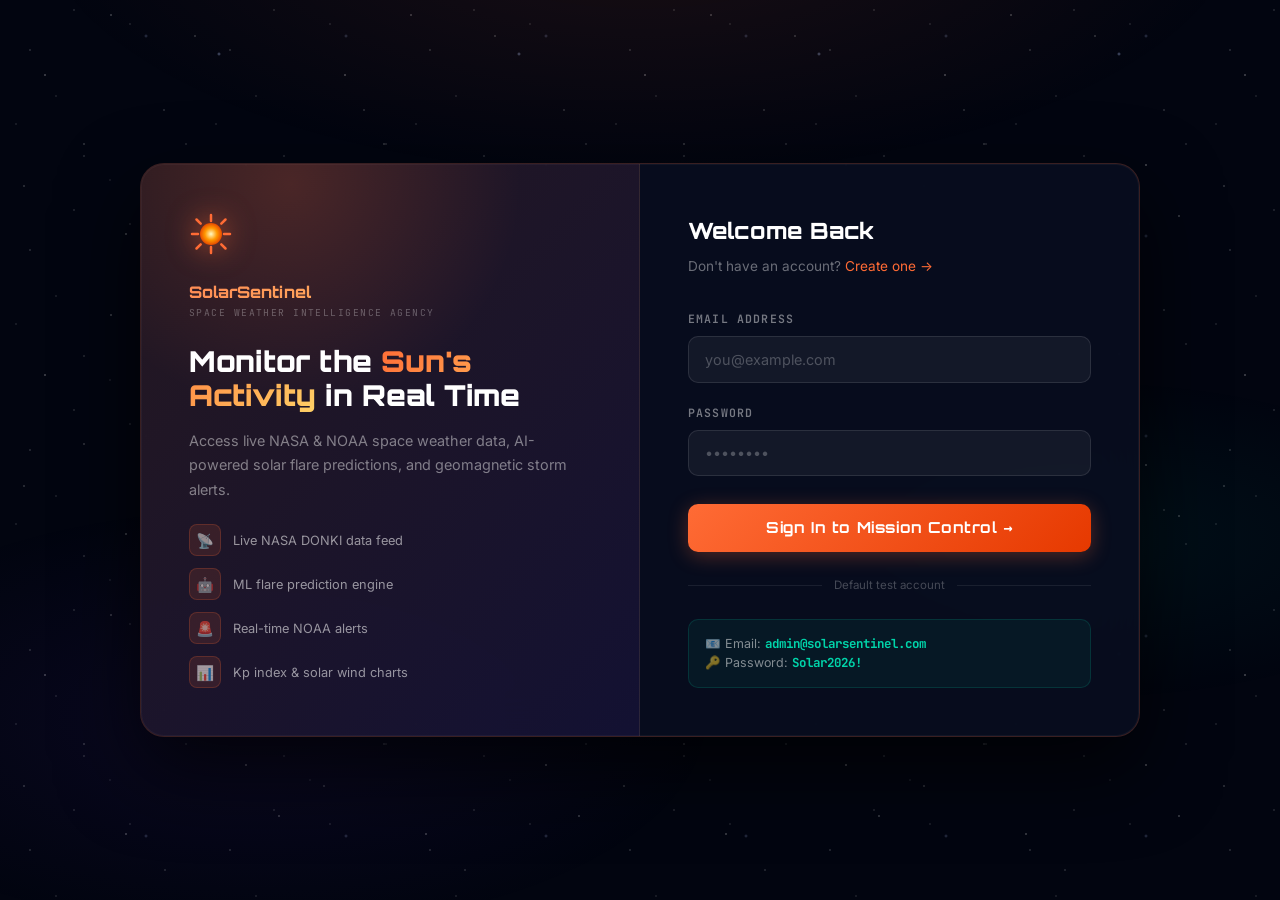
<file: alerts.html>
<!DOCTYPE html>
<html lang="en">
<head>
  <meta charset="UTF-8"/>
  <meta name="viewport" content="width=device-width,initial-scale=1"/>
  <title>Space Weather Alerts — SolarSentinel</title>
  <meta name="description" content="Active NOAA space weather alerts, geomagnetic storm watches, warnings and 3-day space weather forecast."/>
  <link rel="stylesheet" href="/style.css"/>
</head>
<body>
<div class="space-bg"><div class="stars"></div><div class="stars stars2"></div><div class="nebula"></div></div>
<div class="toast-container" id="toasts"></div>

<header class="site-header">
  <div class="header-top">
    <div class="header-top-alert"><span class="header-top-dot"></span>NOAA SWPC ALERT CENTER — GEOMAGNETIC STORM WATCH / WARNING / ALERT FEED ACTIVE</div>
    <span id="clock" class="utc-time">--:--:-- UTC</span>
  </div>
  <div class="header-main">
    <a href="/index.html" class="logo-wrap">
      <svg class="logo-emblem" viewBox="0 0 44 44" fill="none"><circle cx="22" cy="22" r="11" fill="url(#sg5)"/><path d="M22 3v6M22 35v6M3 22h6M35 22h6M7.5 7.5l4.2 4.2M32.3 32.3l4.2 4.2M7.5 36.5l4.2-4.2M32.3 11.7l4.2-4.2" stroke="#ff6b35" stroke-width="2.5" stroke-linecap="round"/><defs><radialGradient id="sg5" cx="50%" cy="50%" r="50%"><stop offset="0%" stop-color="#fff9c4"/><stop offset="55%" stop-color="#ff9800"/><stop offset="100%" stop-color="#e64a00"/></radialGradient></defs></svg>
      <div class="logo-text-block"><span class="logo-title">SolarSentinel</span><span class="logo-agency">Space Weather Intelligence Agency</span></div>
    </a>
    <nav class="main-nav">
      <a href="/index.html"       class="nav-item"><span class="nav-icon">🏠</span>Home</a>
      <a href="/dashboard.html"   class="nav-item"><span class="nav-icon">📡</span>Dashboard</a>
      <a href="/prediction.html"  class="nav-item"><span class="nav-icon">🤖</span>ML Prediction</a>
      <a href="/events.html"      class="nav-item"><span class="nav-icon">⚡</span>Events</a>
      <a href="/alerts.html"      class="nav-item active"><span class="nav-icon">🚨</span>Alerts</a>
    </nav>
    <div class="header-actions">
      <div id="userBadge"></div>
      <div class="live-badge"><span class="live-dot"></span>LIVE DATA</div>
    </div>
  </div>
</header>

<div class="page-hero">
  <div class="page-hero-tag">🚨 NOAA Alert Center</div>
  <h1>Space Weather <span>Alerts</span></h1>
  <p>Active geomagnetic storm watches, warnings, and alerts issued by the NOAA Space Weather Prediction Center (SWPC)</p>
</div>

<div class="page-wrap">
  <div class="container" style="padding-top:2.5rem;padding-bottom:3rem;">

    <!-- ALERT LEVEL BANNER -->
    <div id="alertBanner" style="background:rgba(0,212,170,.07);border:1px solid rgba(0,212,170,.2);border-radius:14px;padding:1.25rem 1.75rem;margin-bottom:2rem;display:flex;align-items:center;gap:1.25rem;">
      <div style="font-size:2rem;" id="bannerIcon">🟢</div>
      <div>
        <div style="font-family:var(--font-h);font-size:1rem;font-weight:700;color:white;margin-bottom:.25rem;" id="bannerTitle">Space Weather Conditions</div>
        <div style="font-size:.85rem;color:rgba(255,255,255,.55);" id="bannerSub">Loading current space weather status...</div>
      </div>
      <div style="margin-left:auto;" id="bannerBadge"></div>
    </div>

    <div class="grid-60-40" style="align-items:start;margin-bottom:2rem;">

      <!-- ACTIVE ALERTS -->
      <div>
        <div class="section-title-line" style="margin-bottom:1rem;"><h2>🚨 Active Alerts</h2></div>
        <div id="alertList"><div class="loading-spin"><div class="spin"></div>Fetching NOAA alerts...</div></div>
      </div>

      <!-- SCALE GUIDE -->
      <div style="display:flex;flex-direction:column;gap:1rem;">
        <div class="card">
          <div class="card-title">G-Scale (Geomagnetic)</div>
          <div style="display:flex;flex-direction:column;gap:.5rem;">
            <div style="display:flex;align-items:center;gap:.75rem;padding:.5rem;border-radius:8px;background:rgba(0,212,170,.06);border:1px solid rgba(0,212,170,.12);">
              <span style="font-family:var(--font-h);font-weight:800;color:#00d4aa;min-width:28px;">G1</span>
              <div><div style="font-size:.78rem;font-weight:600;color:white;">Minor</div><div style="font-size:.7rem;color:rgba(255,255,255,.4);">Kp=5 · Weak power grid fluctuations</div></div>
            </div>
            <div style="display:flex;align-items:center;gap:.75rem;padding:.5rem;border-radius:8px;background:rgba(255,209,102,.06);border:1px solid rgba(255,209,102,.12);">
              <span style="font-family:var(--font-h);font-weight:800;color:#ffd166;min-width:28px;">G2</span>
              <div><div style="font-size:.78rem;font-weight:600;color:white;">Moderate</div><div style="font-size:.7rem;color:rgba(255,255,255,.4);">Kp=6 · Transformer damage at high latitudes</div></div>
            </div>
            <div style="display:flex;align-items:center;gap:.75rem;padding:.5rem;border-radius:8px;background:rgba(255,107,53,.06);border:1px solid rgba(255,107,53,.15);">
              <span style="font-family:var(--font-h);font-weight:800;color:#ff6b35;min-width:28px;">G3</span>
              <div><div style="font-size:.78rem;font-weight:600;color:white;">Strong</div><div style="font-size:.7rem;color:rgba(255,255,255,.4);">Kp=7 · Intermittent satellite navigation issues</div></div>
            </div>
            <div style="display:flex;align-items:center;gap:.75rem;padding:.5rem;border-radius:8px;background:rgba(239,68,68,.06);border:1px solid rgba(239,68,68,.2);">
              <span style="font-family:var(--font-h);font-weight:800;color:#f87171;min-width:28px;">G4</span>
              <div><div style="font-size:.78rem;font-weight:600;color:white;">Severe</div><div style="font-size:.7rem;color:rgba(255,255,255,.4);">Kp=8 · Widespread power outage possible</div></div>
            </div>
            <div style="display:flex;align-items:center;gap:.75rem;padding:.5rem;border-radius:8px;background:rgba(139,0,0,.1);border:1px solid rgba(139,0,0,.3);">
              <span style="font-family:var(--font-h);font-weight:800;color:#ff0000;min-width:28px;">G5</span>
              <div><div style="font-size:.78rem;font-weight:600;color:white;">Extreme</div><div style="font-size:.7rem;color:rgba(255,255,255,.4);">Kp=9 · Complete radio blackout, grid failures</div></div>
            </div>
          </div>
        </div>
        <div class="card">
          <div class="card-title">Alert Types</div>
          <div style="display:flex;flex-direction:column;gap:.6rem;">
            <div style="display:flex;gap:.75rem;align-items:flex-start;"><span class="tag tag-cyan">WATCH</span><span style="font-size:.78rem;color:rgba(255,255,255,.5);">Conditions may be favorable for a geomagnetic storm within 48 hours</span></div>
            <div style="display:flex;gap:.75rem;align-items:flex-start;"><span class="tag tag-orange">WARNING</span><span style="font-size:.78rem;color:rgba(255,255,255,.5);">Space weather event has reached threshold. Impacts likely within 3 hours</span></div>
            <div style="display:flex;gap:.75rem;align-items:flex-start;"><span class="tag tag-red">ALERT</span><span style="font-size:.78rem;color:rgba(255,255,255,.5);">Space weather event threshold has been crossed. Impacts occurring NOW</span></div>
          </div>
        </div>
      </div>
    </div>

    <!-- 3-DAY FORECAST -->
    <div class="section-title-line" style="margin-bottom:1rem;"><h2>📅 3-Day Space Weather Forecast</h2></div>
    <div class="chart-card">
      <div id="forecastText" style="font-family:var(--font-m);font-size:.8rem;color:rgba(255,255,255,.6);line-height:1.9;white-space:pre-wrap;">
        <div class="loading-spin"><div class="spin"></div>Loading NOAA forecast...</div>
      </div>
    </div>

  </div>
</div>

<footer class="site-footer">
  <div class="footer-inner">
    <div class="footer-links"><a href="/index.html">Home</a><a href="/dashboard.html">Dashboard</a><a href="/prediction.html">Prediction</a><a href="/events.html">Events</a><a href="/alerts.html">Alerts</a></div>
    <div class="footer-status"><span class="live-dot"></span>NOAA SWPC Feed Active</div>
    <div class="footer-copy">© 2026 SolarSentinel · NASA DONKI & NOAA SWPC</div>
  </div>
</footer>

<script src="/common.js"></script>
<script>
requireAuth();
async function load() {
  try {
    const [alerts, forecast, geo] = await Promise.allSettled([
      get("/api/alerts"), get("/api/forecast"), get("/api/geomagnetic")
    ]);

    const al = alerts.value || [];
    const kp = geo.value?.kp_index_72h || [];
    const latestKp = kp.length ? parseFloat(String(kp[kp.length-1]?.kp||0).replace(/[+-]/g,"")) : 0;
    const lbl = kpLabel(latestKp);

    // Banner
    const hasSevere = al.some(a=>(a.message||"").includes("WARNING")||(a.message||"").includes("ALERT"));
    const banner = document.getElementById("alertBanner");
    if (hasSevere) {
      banner.style.background="rgba(239,68,68,.07)"; banner.style.borderColor="rgba(239,68,68,.25)";
      document.getElementById("bannerIcon").textContent="🔴";
      document.getElementById("bannerTitle").textContent="Active Space Weather Warnings";
      document.getElementById("bannerSub").textContent=`${al.length} active alert(s) from NOAA SWPC — monitor conditions closely`;
      document.getElementById("bannerBadge").innerHTML=`<span class="tag tag-red">⚠️ WARNING ACTIVE</span>`;
    } else if (al.length > 0) {
      banner.style.background="rgba(255,107,53,.06)"; banner.style.borderColor="rgba(255,107,53,.2)";
      document.getElementById("bannerIcon").textContent="🟡";
      document.getElementById("bannerTitle").textContent="Minor Space Weather Activity";
      document.getElementById("bannerSub").textContent=`${al.length} informational alert(s) — current Kp: ${latestKp.toFixed(1)} (${lbl.text})`;
      document.getElementById("bannerBadge").innerHTML=`<span class="tag tag-orange">Kp ${latestKp.toFixed(1)}</span>`;
    } else {
      document.getElementById("bannerTitle").textContent="Space Weather Conditions: Normal";
      document.getElementById("bannerSub").textContent=`No active NOAA alerts — current Kp: ${latestKp.toFixed(1)} (${lbl.text}) — conditions quiet`;
      document.getElementById("bannerBadge").innerHTML=`<span class="tag tag-green">All Clear</span>`;
    }

    // Alerts
    const el = document.getElementById("alertList");
    if (!al.length) {
      el.innerHTML=`<div class="card" style="text-align:center;padding:3rem;"><div style="font-size:3rem;margin-bottom:1rem;">✅</div><div style="font-size:1.1rem;font-weight:600;color:white;margin-bottom:.5rem;">No Active Alerts</div><div style="color:rgba(255,255,255,.4);font-size:.875rem;">Space weather conditions are currently quiet. No watches, warnings, or alerts have been issued by NOAA SWPC.</div></div>`;
    } else {
      el.innerHTML = al.map(a=>{
        const m=a.message||"";
        const isWarn=m.includes("WARNING"), isAlert=m.includes("ALERT")||m.includes("WATCH");
        const cls=isWarn?"alert-warn":isAlert?"alert-watch":"alert-info";
        const tlbl=isWarn?"WARNING":isAlert?"ALERT":"INFORMATION";
        const ttag=isWarn?"tag-orange":isAlert?"tag-red":"tag-cyan";
        return `<div class="alert-row ${cls}" style="margin-bottom:.75rem;">
          <div style="display:flex;justify-content:space-between;align-items:center;margin-bottom:.5rem;">
            <span class="tag ${ttag}">${tlbl}</span>
            <span class="alert-row-time">${a.issue_datetime?fmtDT(a.issue_datetime):"–"}</span>
          </div>
          <div class="alert-row-msg">${m.slice(0,300)}${m.length>300?"…":""}</div>
        </div>`;
      }).join("");
    }

    // Forecast
    const fc = forecast.value;
    const ftEl = document.getElementById("forecastText");
    if (typeof fc === "string" && fc.length > 10) {
      ftEl.textContent = fc;
    } else if (typeof fc === "object" && fc?.forecast) {
      ftEl.textContent = fc.forecast;
    } else {
      ftEl.innerHTML=`<div class="empty-state">3-day forecast unavailable — NOAA SWPC data may be temporarily unavailable</div>`;
    }

  } catch(e) { toast("⚠️ Backend waking up — please wait 30 seconds","warn"); }
}

load();
</script>
</body>
</html>
</file>
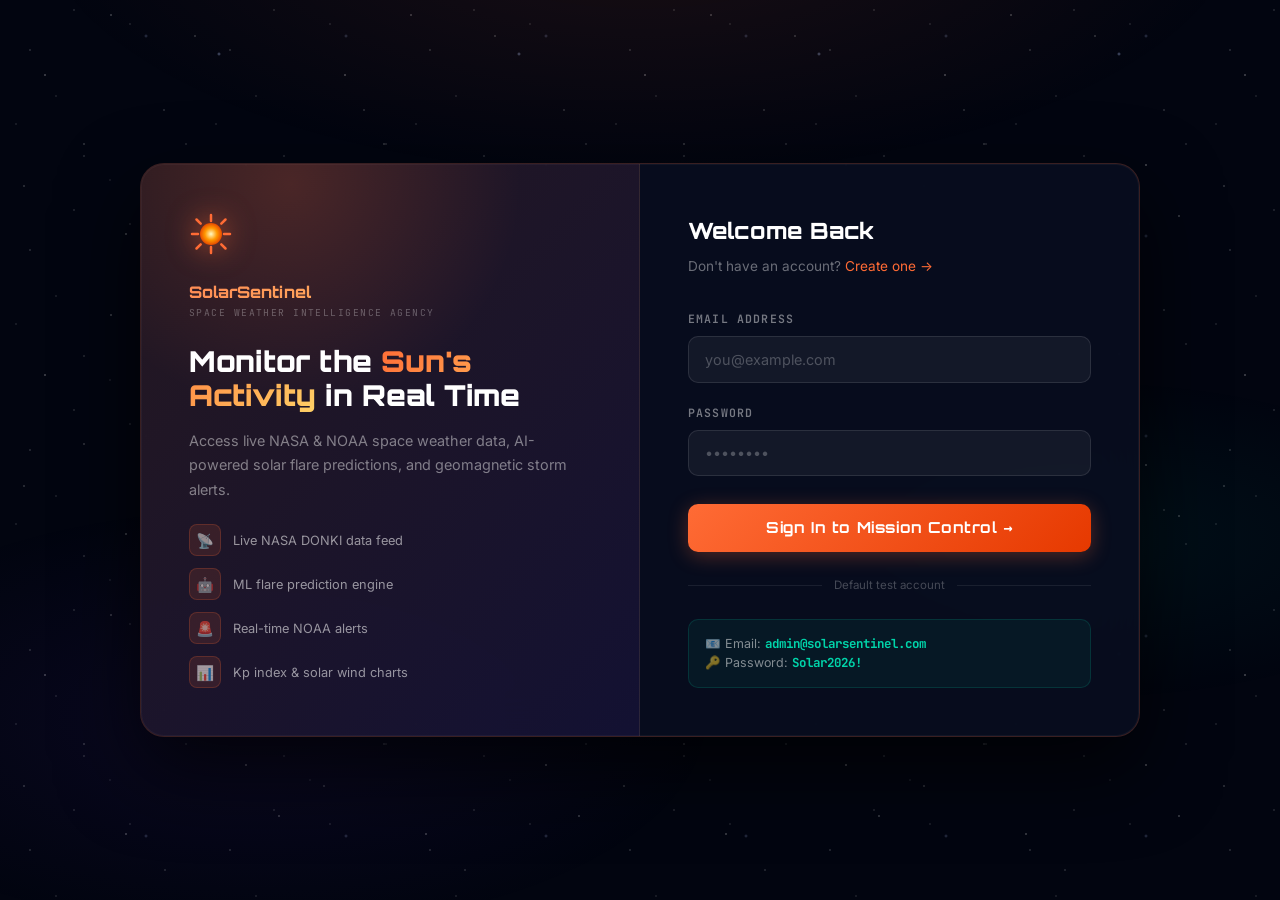
<file: events.html>
<!DOCTYPE html>
<html lang="en">
<head>
  <meta charset="UTF-8"/>
  <meta name="viewport" content="width=device-width,initial-scale=1"/>
  <title>Solar Events — SolarSentinel</title>
  <meta name="description" content="Solar flare and CME event archive — 30-day history of solar events with class, location and timing data from NASA DONKI."/>
  <link rel="stylesheet" href="/style.css"/>
</head>
<body>
<div class="space-bg"><div class="stars"></div><div class="stars stars2"></div><div class="nebula"></div></div>
<div class="toast-container" id="toasts"></div>

<header class="site-header">
  <div class="header-top">
    <div class="header-top-alert"><span class="header-top-dot"></span>SOLAR EVENT ARCHIVE — NASA DONKI DATABASE — LAST 30 DAYS</div>
    <span id="clock" class="utc-time">--:--:-- UTC</span>
  </div>
  <div class="header-main">
    <a href="/index.html" class="logo-wrap">
      <svg class="logo-emblem" viewBox="0 0 44 44" fill="none"><circle cx="22" cy="22" r="11" fill="url(#sg4)"/><path d="M22 3v6M22 35v6M3 22h6M35 22h6M7.5 7.5l4.2 4.2M32.3 32.3l4.2 4.2M7.5 36.5l4.2-4.2M32.3 11.7l4.2-4.2" stroke="#ff6b35" stroke-width="2.5" stroke-linecap="round"/><defs><radialGradient id="sg4" cx="50%" cy="50%" r="50%"><stop offset="0%" stop-color="#fff9c4"/><stop offset="55%" stop-color="#ff9800"/><stop offset="100%" stop-color="#e64a00"/></radialGradient></defs></svg>
      <div class="logo-text-block"><span class="logo-title">SolarSentinel</span><span class="logo-agency">Space Weather Intelligence Agency</span></div>
    </a>
    <nav class="main-nav">
      <a href="/index.html"       class="nav-item"><span class="nav-icon">🏠</span>Home</a>
      <a href="/dashboard.html"   class="nav-item"><span class="nav-icon">📡</span>Dashboard</a>
      <a href="/prediction.html"  class="nav-item"><span class="nav-icon">🤖</span>ML Prediction</a>
      <a href="/events.html"      class="nav-item active"><span class="nav-icon">⚡</span>Events</a>
      <a href="/alerts.html"      class="nav-item"><span class="nav-icon">🚨</span>Alerts</a>
    </nav>
    <div class="header-actions">
      <div id="userBadge"></div>
      <div class="live-badge"><span class="live-dot"></span>LIVE DATA</div>
    </div>
  </div>
</header>

<div class="page-hero">
  <div class="page-hero-tag">⚡ Event Archive</div>
  <h1>Solar <span>Event Catalog</span></h1>
  <p>Complete archive of solar flares and coronal mass ejections from the last 30 days, sourced from NASA DONKI real-time database</p>
</div>

<div class="page-wrap">
  <div class="container" style="padding-top:2.5rem;padding-bottom:3rem;">

    <!-- SUMMARY STATS -->
    <div class="metrics-grid" style="margin-bottom:2rem;">
      <div class="metric-card mc-orange"><div class="metric-card-label">Total Flares (30d)</div><div class="metric-card-value" id="totalFlares">–</div><div class="metric-card-sub" id="flareBreakdown">–</div><div class="metric-card-icon">☀️</div></div>
      <div class="metric-card mc-purple"><div class="metric-card-label">Total CMEs (30d)</div><div class="metric-card-value" id="totalCmes">–</div><div class="metric-card-sub" id="cmeAvgSpeed">–</div><div class="metric-card-icon">💨</div></div>
      <div class="metric-card mc-red" style="border-color:rgba(239,68,68,.2);background:linear-gradient(135deg,rgba(239,68,68,.06),var(--card));"><div class="metric-card-label">X-Class Flares</div><div class="metric-card-value" id="xFlares">–</div><div class="metric-card-sub">Most energetic events</div><div class="metric-card-icon">⚡</div></div>
      <div class="metric-card mc-cyan"><div class="metric-card-label">Peak Flare</div><div class="metric-card-value" id="peakFlare" style="font-size:1.4rem;">–</div><div class="metric-card-sub" id="peakFlareDate">–</div><div class="metric-card-icon">📈</div></div>
    </div>

    <div class="grid-2" style="align-items:start;">

      <!-- FLARES -->
      <div>
        <div class="section-title-line" style="margin-bottom:1rem;"><h2>☀️ Solar Flares</h2></div>
        <!-- FILTER -->
        <div style="display:flex;gap:.5rem;flex-wrap:wrap;margin-bottom:1rem;" id="flareFilters">
          <button onclick="filterFlares('all')"   id="ff-all"   class="filter-btn active">All</button>
          <button onclick="filterFlares('X')"     id="ff-X"     class="filter-btn">X-Class</button>
          <button onclick="filterFlares('M')"     id="ff-M"     class="filter-btn">M-Class</button>
          <button onclick="filterFlares('C')"     id="ff-C"     class="filter-btn">C-Class</button>
        </div>
        <div class="chart-card" style="padding:0;overflow:hidden;">
          <div class="event-list" id="flareList" style="max-height:600px;overflow-y:auto;">
            <div class="loading-spin"><div class="spin"></div>Loading solar flares...</div>
          </div>
        </div>
      </div>

      <!-- CMEs -->
      <div>
        <div class="section-title-line" style="margin-bottom:1rem;"><h2>💨 Coronal Mass Ejections</h2></div>
        <div style="margin-bottom:1rem;height:36px;"></div>
        <div class="chart-card" style="padding:0;overflow:hidden;">
          <div class="event-list" id="cmeList" style="max-height:600px;overflow-y:auto;">
            <div class="loading-spin"><div class="spin"></div>Loading CMEs...</div>
          </div>
        </div>
      </div>

    </div>
  </div>
</div>

<footer class="site-footer">
  <div class="footer-inner">
    <div class="footer-links"><a href="/index.html">Home</a><a href="/dashboard.html">Dashboard</a><a href="/prediction.html">Prediction</a><a href="/events.html">Events</a><a href="/alerts.html">Alerts</a></div>
    <div class="footer-status"><span class="live-dot"></span>NASA DONKI Connected</div>
    <div class="footer-copy">© 2026 SolarSentinel · NASA DONKI & NOAA SWPC</div>
  </div>
</footer>

<style>
.filter-btn{padding:.35rem .85rem;border-radius:8px;border:1px solid rgba(255,255,255,.12);background:rgba(255,255,255,.05);color:rgba(255,255,255,.55);font-size:.78rem;font-weight:600;cursor:pointer;transition:all .2s;font-family:var(--font-m);}
.filter-btn.active,.filter-btn:hover{background:rgba(255,107,53,.12);border-color:rgba(255,107,53,.3);color:var(--orange);}
</style>

<script src="/common.js"></script>
<script>
requireAuth();
let allFlares = [];

function filterFlares(cls) {
  document.querySelectorAll(".filter-btn").forEach(b=>b.classList.remove("active"));
  document.getElementById("ff-"+cls).classList.add("active");
  const filtered = cls==="all" ? allFlares : allFlares.filter(f=>(f.class_type||"").startsWith(cls));
  renderFlareList(filtered);
}

function renderFlareList(flares) {
  const el = document.getElementById("flareList");
  if (!flares.length) { el.innerHTML=`<div class="empty-state">No ${''} flares found</div>`; return; }
  el.innerHTML = flares.slice(0,50).map(f=>`
    <div class="event-row">
      <div class="event-class-badge ${flareCSS(f.class_type)}">${f.class_type||"–"}</div>
      <div>
        <div class="event-loc">${f.source_location||"Unknown location"} ${f.active_region?`· AR${f.active_region}`:""}</div>
        <div class="event-time">${fmtDT(f.begin_time)} — ${fmtDT(f.peak_time)}</div>
        ${f.linked_events?.length?`<div class="event-note">Linked: ${f.linked_events.length} event(s)</div>`:""}
      </div>
    </div>`).join("");
}

async function load() {
  try {
    const [fl, cm] = await Promise.allSettled([get("/api/flares?days=30"), get("/api/cme?days=30")]);
    allFlares = fl.value || [];
    const cmes = cm.value || [];

    // Stats
    document.getElementById("totalFlares").textContent = allFlares.length;
    const x=allFlares.filter(f=>(f.class_type||"").startsWith("X")).length;
    const m=allFlares.filter(f=>(f.class_type||"").startsWith("M")).length;
    const c=allFlares.filter(f=>(f.class_type||"").startsWith("C")).length;
    document.getElementById("flareBreakdown").textContent = `X:${x}  M:${m}  C:${c}`;
    document.getElementById("xFlares").textContent = x;
    document.getElementById("totalCmes").textContent = cmes.length;
    const speeds = cmes.filter(c=>c.speed_kms).map(c=>parseFloat(c.speed_kms));
    document.getElementById("cmeAvgSpeed").textContent = speeds.length ? `Avg speed: ${Math.round(speeds.reduce((a,b)=>a+b,0)/speeds.length)} km/s` : "No speed data";

    const sorted = [...allFlares].sort((a,b)=>{
      const rank = x=>{if(!x)return 0;const c=x[0],n=parseFloat(x.slice(1))||0;return(c==="X"?300:c==="M"?200:c==="C"?100:50)+n;};
      return rank(b.class_type)-rank(a.class_type);
    });
    if (sorted[0]) {
      document.getElementById("peakFlare").textContent = sorted[0].class_type;
      document.getElementById("peakFlareDate").textContent = fmtDT(sorted[0].begin_time);
    }

    renderFlareList(allFlares);

    const cmeEl = document.getElementById("cmeList");
    if (!cmes.length) { cmeEl.innerHTML=`<div class="empty-state">No CMEs recorded in last 30 days</div>`; }
    else cmeEl.innerHTML = cmes.slice(0,40).map(c=>`
      <div class="event-row">
        <div class="event-class-badge cls-b">${c.type||"CME"}</div>
        <div>
          <div class="event-loc">${c.speed_kms?`${c.speed_kms} km/s`:"Speed N/A"} ${c.half_angle?`· ${c.half_angle}° cone angle`:""}</div>
          <div class="event-time">${fmtDT(c.start_time)}</div>
          ${c.note?`<div class="event-note">${c.note.slice(0,80)}${c.note.length>80?"…":""}</div>`:""}
        </div>
      </div>`).join("");

  } catch(e) { toast("⚠️ Backend waking up — please wait 30s","warn"); }
}

load();
</script>
</body>
</html>
</file>
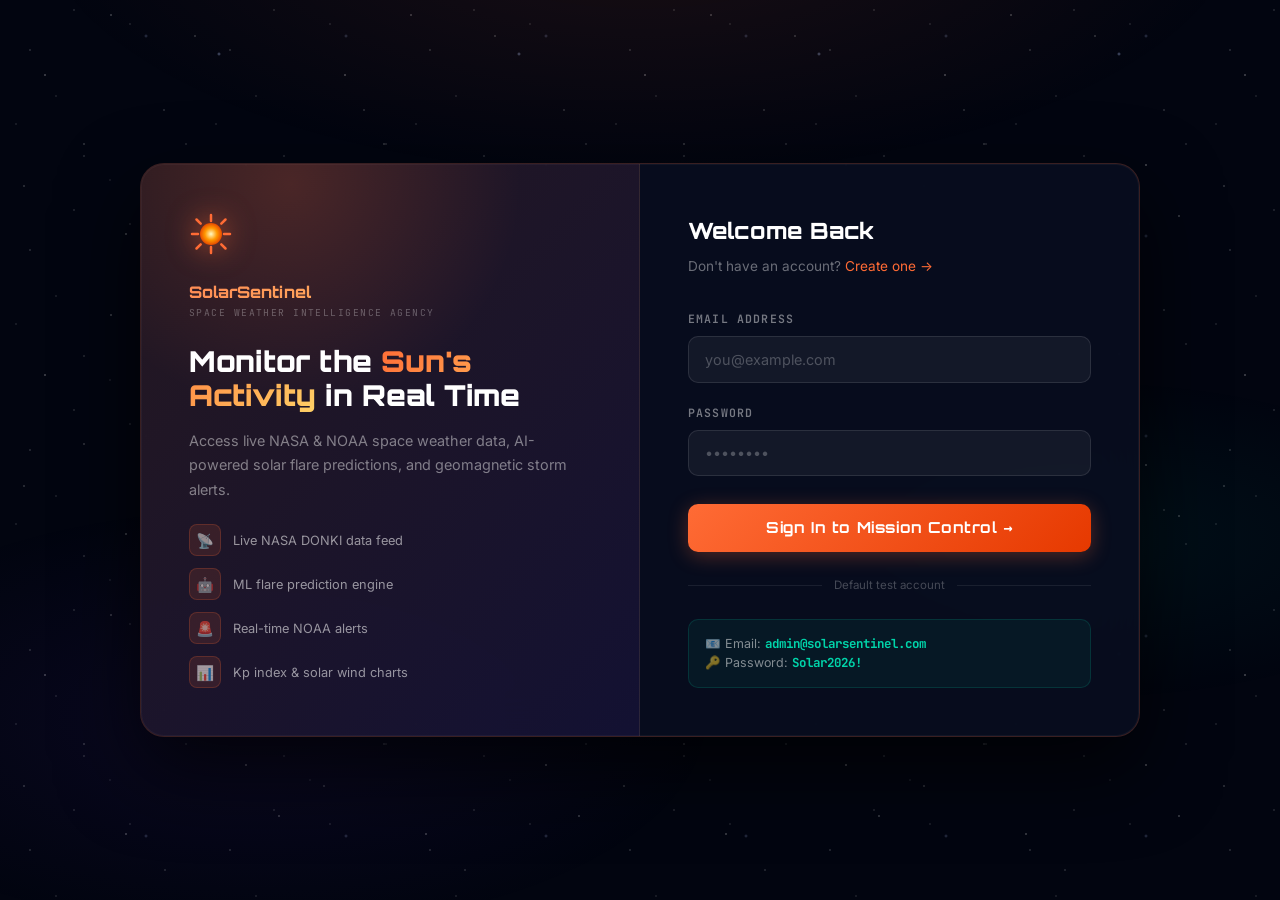
<file: login.html>
<!DOCTYPE html>
<html lang="en">
<head>
  <meta charset="UTF-8"/>
  <meta name="viewport" content="width=device-width,initial-scale=1"/>
  <title>Sign In — SolarSentinel</title>
  <meta name="description" content="Sign in to SolarSentinel Space Weather Intelligence Agency."/>
  <link rel="stylesheet" href="/style.css"/>
  <style>
    .auth-page {
      min-height: 100vh; display: flex; align-items: center; justify-content: center;
      padding: 2rem; position: relative; z-index: 1;
    }
    .auth-wrap {
      display: grid; grid-template-columns: 1fr 1fr;
      width: 100%; max-width: 1000px;
      background: rgba(8,14,32,0.9);
      border: 1px solid rgba(255,107,53,0.2);
      border-radius: 24px; overflow: hidden;
      box-shadow: 0 32px 80px rgba(0,0,0,0.7), 0 0 0 1px rgba(255,255,255,0.04) inset;
      backdrop-filter: blur(24px);
    }
    @media(max-width:768px){.auth-wrap{grid-template-columns:1fr}.auth-panel{display:none}}
    .auth-panel {
      background: linear-gradient(135deg, rgba(255,107,53,0.12), rgba(124,58,237,0.10));
      border-right: 1px solid rgba(255,255,255,0.07);
      padding: 3rem; display: flex; flex-direction: column; justify-content: space-between;
      position: relative; overflow: hidden;
    }
    .auth-panel-glow {
      position: absolute; top: -40%; left: -20%;
      width: 500px; height: 500px;
      background: radial-gradient(circle, rgba(255,107,53,0.18) 0%, transparent 65%);
      animation: authGlow 6s ease-in-out infinite alternate;
    }
    @keyframes authGlow { from{transform:scale(1);opacity:.7} to{transform:scale(1.2);opacity:1} }
    .auth-panel-logo { position: relative; z-index: 1; }
    .auth-panel-title { font-family: var(--font-h); font-size: 1.8rem; font-weight: 900; color: white; line-height: 1.2; margin-bottom: 1rem; position: relative; z-index: 1; }
    .auth-panel-title span { background: linear-gradient(135deg,#ff6b35,#ffd166); -webkit-background-clip:text; -webkit-text-fill-color:transparent; background-clip:text; }
    .auth-panel-desc { font-size: .9rem; color: rgba(255,255,255,.45); line-height: 1.7; position: relative; z-index: 1; }
    .auth-panel-stats { display: flex; flex-direction: column; gap: .75rem; position: relative; z-index: 1; }
    .auth-stat-row { display: flex; align-items: center; gap: .75rem; font-size: .8rem; color: rgba(255,255,255,.55); }
    .auth-stat-icon { width: 32px; height: 32px; border-radius: 8px; background: rgba(255,107,53,.12); border: 1px solid rgba(255,107,53,.2); display: flex; align-items: center; justify-content: center; font-size: .9rem; flex-shrink: 0; }

    .auth-form-side { padding: 3rem; display: flex; flex-direction: column; justify-content: center; }
    .auth-form-title { font-family: var(--font-h); font-size: 1.4rem; font-weight: 800; color: white; margin-bottom: .4rem; }
    .auth-form-sub { font-size: .85rem; color: rgba(255,255,255,.4); margin-bottom: 2rem; }
    .auth-form-sub a { color: var(--orange); transition: opacity .2s; }
    .auth-form-sub a:hover { opacity: .8; }

    .form-group { margin-bottom: 1.25rem; }
    .form-label { display: block; font-size: .72rem; font-weight: 600; color: rgba(255,255,255,.45); letter-spacing: .1em; text-transform: uppercase; margin-bottom: .5rem; font-family: var(--font-m); }
    .form-input {
      width: 100%; background: rgba(255,255,255,.05); border: 1px solid rgba(255,255,255,.1);
      border-radius: 10px; padding: .85rem 1rem; color: white; font-size: .9rem;
      font-family: var(--font-b); outline: none;
      transition: border-color .25s, box-shadow .25s, background .25s;
    }
    .form-input::placeholder { color: rgba(255,255,255,.25); }
    .form-input:focus { border-color: rgba(255,107,53,.5); background: rgba(255,107,53,.04); box-shadow: 0 0 0 3px rgba(255,107,53,.1); }
    .form-input.error { border-color: rgba(239,68,68,.5); box-shadow: 0 0 0 3px rgba(239,68,68,.1); }

    .auth-btn {
      width: 100%; background: linear-gradient(135deg, var(--orange), #e63900);
      color: white; font-weight: 700; font-size: .95rem; letter-spacing: .04em;
      padding: .9rem; border: none; border-radius: 10px; cursor: pointer;
      font-family: var(--font-h); transition: transform .2s, box-shadow .2s;
      box-shadow: 0 4px 20px rgba(255,107,53,.3); margin-top: .5rem;
    }
    .auth-btn:hover { transform: translateY(-2px); box-shadow: 0 8px 30px rgba(255,107,53,.45); }
    .auth-btn:active { transform: translateY(0); }
    .auth-btn:disabled { opacity: .6; cursor: not-allowed; transform: none; }

    .error-msg { background: rgba(239,68,68,.08); border: 1px solid rgba(239,68,68,.25); border-radius: 8px; padding: .75rem 1rem; color: #f87171; font-size: .82rem; margin-bottom: 1rem; display: none; }
    .error-msg.show { display: block; animation: fadeUp .3s ease; }

    .divider-line { display: flex; align-items: center; gap: .75rem; margin: 1.5rem 0; }
    .divider-line::before,.divider-line::after { content:''; flex:1; height:1px; background:rgba(255,255,255,.08); }
    .divider-line span { font-size: .72rem; color: rgba(255,255,255,.25); white-space: nowrap; }

    .default-creds { background: rgba(0,212,170,.06); border: 1px solid rgba(0,212,170,.15); border-radius: 10px; padding: .875rem 1rem; font-size: .78rem; color: rgba(255,255,255,.5); line-height: 1.6; }
    .default-creds strong { color: var(--green); font-family: var(--font-m); }
  </style>
</head>
<body>
<div class="space-bg"><div class="stars"></div><div class="stars stars2"></div><div class="nebula"></div></div>

<div class="auth-page">
  <div class="auth-wrap">

    <!-- LEFT PANEL -->
    <div class="auth-panel">
      <div class="auth-panel-glow"></div>
      <div class="auth-panel-logo">
        <svg width="44" height="44" viewBox="0 0 44 44" fill="none" style="filter:drop-shadow(0 0 14px rgba(255,107,53,.7));margin-bottom:1rem;">
          <circle cx="22" cy="22" r="11" fill="url(#sg-auth)"/>
          <path d="M22 3v6M22 35v6M3 22h6M35 22h6M7.5 7.5l4.2 4.2M32.3 32.3l4.2 4.2M7.5 36.5l4.2-4.2M32.3 11.7l4.2-4.2" stroke="#ff6b35" stroke-width="2.5" stroke-linecap="round"/>
          <defs><radialGradient id="sg-auth" cx="50%" cy="50%" r="50%"><stop offset="0%" stop-color="#fff9c4"/><stop offset="55%" stop-color="#ff9800"/><stop offset="100%" stop-color="#e64a00"/></radialGradient></defs>
        </svg>
        <div style="font-family:var(--font-h);font-size:1rem;font-weight:800;background:linear-gradient(135deg,#ff8c55,#ffd166);-webkit-background-clip:text;-webkit-text-fill-color:transparent;background-clip:text;">SolarSentinel</div>
        <div style="font-size:.6rem;color:rgba(255,255,255,.3);letter-spacing:.15em;text-transform:uppercase;font-family:var(--font-m);">Space Weather Intelligence Agency</div>
      </div>
      <div>
        <div class="auth-panel-title">Monitor the <span>Sun's Activity</span> in Real Time</div>
        <div class="auth-panel-desc">Access live NASA & NOAA space weather data, AI-powered solar flare predictions, and geomagnetic storm alerts.</div>
      </div>
      <div class="auth-panel-stats">
        <div class="auth-stat-row"><div class="auth-stat-icon">📡</div>Live NASA DONKI data feed</div>
        <div class="auth-stat-row"><div class="auth-stat-icon">🤖</div>ML flare prediction engine</div>
        <div class="auth-stat-row"><div class="auth-stat-icon">🚨</div>Real-time NOAA alerts</div>
        <div class="auth-stat-row"><div class="auth-stat-icon">📊</div>Kp index & solar wind charts</div>
      </div>
    </div>

    <!-- RIGHT FORM -->
    <div class="auth-form-side">
      <div class="auth-form-title">Welcome Back</div>
      <div class="auth-form-sub">Don't have an account? <a href="/register.html">Create one →</a></div>

      <div class="error-msg" id="errorMsg"></div>

      <form id="loginForm" novalidate>
        <div class="form-group">
          <label class="form-label" for="email">Email Address</label>
          <input class="form-input" type="email" id="email" name="email" placeholder="you@example.com" required autocomplete="email"/>
        </div>
        <div class="form-group">
          <label class="form-label" for="password">Password</label>
          <input class="form-input" type="password" id="password" name="password" placeholder="••••••••" required autocomplete="current-password"/>
        </div>
        <button class="auth-btn" type="submit" id="loginBtn">
          Sign In to Mission Control →
        </button>
      </form>

      <div class="divider-line"><span>Default test account</span></div>
      <div class="default-creds">
        📧 Email: <strong>admin@solarsentinel.com</strong><br/>
        🔑 Password: <strong>Solar2026!</strong>
      </div>
    </div>
  </div>
</div>

<script>
const API = "https://solar-flare-api-1mvi.onrender.com";

// If already logged in, skip to dashboard
const tok = localStorage.getItem("ss_token");
if (tok) { window.location.href = "/index.html"; }

document.getElementById("loginForm").addEventListener("submit", async (e) => {
  e.preventDefault();
  const btn = document.getElementById("loginBtn");
  const err = document.getElementById("errorMsg");
  err.classList.remove("show");
  btn.disabled = true; btn.textContent = "Signing in...";

  const email    = document.getElementById("email").value.trim();
  const password = document.getElementById("password").value;

  try {
    const res = await fetch(`${API}/api/auth/login`, {
      method: "POST",
      headers: { "Content-Type": "application/json" },
      body: JSON.stringify({ email, password })
    });
    const data = await res.json();
    if (!res.ok) { throw new Error(data.detail || "Login failed"); }

    // Store token and user info
    localStorage.setItem("ss_token", data.access_token);
    localStorage.setItem("ss_user", JSON.stringify(data.user));
    window.location.href = "/index.html";

  } catch (ex) {
    err.textContent = "⚠️ " + ex.message;
    err.classList.add("show");
    document.getElementById("email").classList.add("error");
    document.getElementById("password").classList.add("error");
    btn.disabled = false; btn.textContent = "Sign In to Mission Control →";
  }
});

// Clear error on input
["email","password"].forEach(id => {
  document.getElementById(id).addEventListener("input", () => {
    document.getElementById(id).classList.remove("error");
    document.getElementById("errorMsg").classList.remove("show");
  });
});
</script>
</body>
</html>
</file>
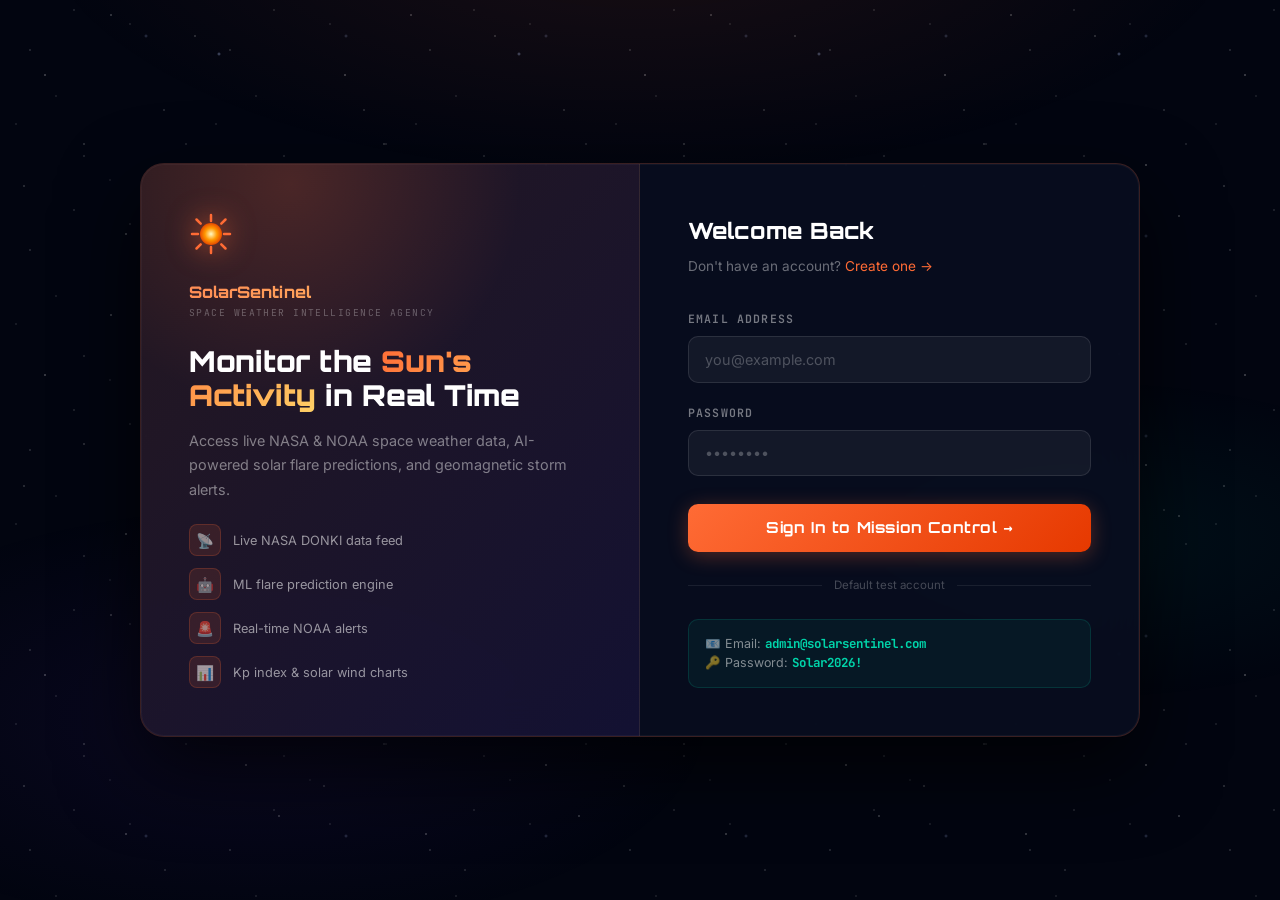
<file: prediction.html>
<!DOCTYPE html>
<html lang="en">
<head>
  <meta charset="UTF-8"/>
  <meta name="viewport" content="width=device-width,initial-scale=1"/>
  <title>ML Prediction — SolarSentinel</title>
  <meta name="description" content="Machine learning solar flare prediction — Random Forest classifier predicting next 24-hour flare class using NASA DONKI data."/>
  <link rel="stylesheet" href="/style.css"/>
</head>
<body>
<div class="space-bg"><div class="stars"></div><div class="stars stars2"></div><div class="nebula"></div></div>
<div class="toast-container" id="toasts"></div>

<header class="site-header">
  <div class="header-top">
    <div class="header-top-alert"><span class="header-top-dot"></span>ML MODEL — RANDOM FOREST CLASSIFIER · TRAINED ON NASA DONKI HISTORICAL DATA</div>
    <span id="clock" class="utc-time">--:--:-- UTC</span>
  </div>
  <div class="header-main">
    <a href="/index.html" class="logo-wrap">
      <svg class="logo-emblem" viewBox="0 0 44 44" fill="none"><circle cx="22" cy="22" r="11" fill="url(#sg3)"/><path d="M22 3v6M22 35v6M3 22h6M35 22h6M7.5 7.5l4.2 4.2M32.3 32.3l4.2 4.2M7.5 36.5l4.2-4.2M32.3 11.7l4.2-4.2" stroke="#ff6b35" stroke-width="2.5" stroke-linecap="round"/><defs><radialGradient id="sg3" cx="50%" cy="50%" r="50%"><stop offset="0%" stop-color="#fff9c4"/><stop offset="55%" stop-color="#ff9800"/><stop offset="100%" stop-color="#e64a00"/></radialGradient></defs></svg>
      <div class="logo-text-block"><span class="logo-title">SolarSentinel</span><span class="logo-agency">Space Weather Intelligence Agency</span></div>
    </a>
    <nav class="main-nav">
      <a href="/index.html"       class="nav-item"><span class="nav-icon">🏠</span>Home</a>
      <a href="/dashboard.html"   class="nav-item"><span class="nav-icon">📡</span>Dashboard</a>
      <a href="/prediction.html"  class="nav-item active"><span class="nav-icon">🤖</span>ML Prediction</a>
      <a href="/events.html"      class="nav-item"><span class="nav-icon">⚡</span>Events</a>
      <a href="/alerts.html"      class="nav-item"><span class="nav-icon">🚨</span>Alerts</a>
    </nav>
    <div class="header-actions">
      <div id="userBadge"></div>
      <div class="live-badge"><span class="live-dot"></span>LIVE DATA</div>
    </div>
  </div>
</header>

<div class="page-hero">
  <div class="page-hero-tag">🤖 Machine Learning Engine</div>
  <h1>Solar Flare <span>Prediction</span></h1>
  <p>Next 24-hour flare class prediction using a Random Forest classifier trained on 90 days of NASA DONKI historical solar event data</p>
</div>

<div class="page-wrap">
  <div class="container" style="padding-top:2.5rem;padding-bottom:3rem;">

    <div class="grid-60-40" style="margin-bottom:2rem;">

      <!-- MAIN PREDICTION CARD -->
      <div class="pred-card">
        <div class="pred-shimmer"></div>
        <div style="position:relative;z-index:1;">
          <div style="display:flex;justify-content:space-between;align-items:center;margin-bottom:2rem;">
            <div>
              <div style="font-family:var(--font-h);font-size:.8rem;color:rgba(255,255,255,.4);letter-spacing:.1em;margin-bottom:.25rem;">NEXT 24-HOUR FORECAST</div>
              <div style="font-family:var(--font-h);font-size:1.1rem;font-weight:700;color:white;">Flare Class Prediction</div>
            </div>
            <div style="text-align:right;">
              <div style="font-size:.7rem;color:rgba(255,255,255,.35);font-family:var(--font-m);">Generated at</div>
              <div style="font-size:.75rem;color:rgba(255,255,255,.5);font-family:var(--font-m);" id="predGenAt">–</div>
            </div>
          </div>

          <div style="text-align:center;padding:2rem 0 2.5rem;">
            <div class="pred-class-big" id="predClass">–</div>
            <div class="pred-label">Predicted Solar Flare Class</div>
            <div class="pred-conf" id="predConf">Confidence: –%</div>
          </div>

          <div style="margin-bottom:1.5rem;">
            <div style="font-size:.75rem;color:rgba(255,255,255,.4);margin-bottom:1rem;font-family:var(--font-m);letter-spacing:.08em;">PROBABILITY DISTRIBUTION</div>
            <div class="prob-row"><div class="prob-name">Quiet</div><div class="prob-bar-bg"><div class="prob-bar-fill pf-quiet" id="pb-q" style="width:0%"></div></div><div class="prob-pct" id="pp-q">–%</div></div>
            <div class="prob-row"><div class="prob-name">C-class</div><div class="prob-bar-bg"><div class="prob-bar-fill pf-c" id="pb-c" style="width:0%"></div></div><div class="prob-pct" id="pp-c">–%</div></div>
            <div class="prob-row"><div class="prob-name">M-class</div><div class="prob-bar-bg"><div class="prob-bar-fill pf-m" id="pb-m" style="width:0%"></div></div><div class="prob-pct" id="pp-m">–%</div></div>
            <div class="prob-row"><div class="prob-name">X-class</div><div class="prob-bar-bg"><div class="prob-bar-fill pf-x" id="pb-x" style="width:0%"></div></div><div class="prob-pct" id="pp-x">–%</div></div>
          </div>

          <div style="background:rgba(255,255,255,.04);border-radius:10px;padding:1rem 1.25rem;border:1px solid rgba(255,255,255,.07);">
            <div style="font-size:.7rem;color:rgba(255,255,255,.35);font-family:var(--font-m);letter-spacing:.08em;margin-bottom:.6rem;">MODEL INPUTS</div>
            <div style="display:grid;grid-template-columns:1fr 1fr;gap:.5rem;">
              <div style="font-size:.78rem;color:rgba(255,255,255,.5);">Recent Flares (7d):</div><div style="font-size:.78rem;color:white;font-weight:600;font-family:var(--font-m);" id="inp-flares">–</div>
              <div style="font-size:.78rem;color:rgba(255,255,255,.5);">Avg Kp Index:</div><div style="font-size:.78rem;color:white;font-weight:600;font-family:var(--font-m);" id="inp-kp">–</div>
              <div style="font-size:.78rem;color:rgba(255,255,255,.5);">Last Trained:</div><div style="font-size:.78rem;color:white;font-weight:600;font-family:var(--font-m);" id="inp-trained">–</div>
              <div style="font-size:.78rem;color:rgba(255,255,255,.5);">Algorithm:</div><div style="font-size:.78rem;color:white;font-weight:600;font-family:var(--font-m);">Random Forest</div>
            </div>
          </div>
        </div>
      </div>

      <!-- FEATURE IMPORTANCES -->
      <div style="display:flex;flex-direction:column;gap:1.5rem;">
        <div class="card">
          <div class="card-title">Feature Importances</div>
          <div id="featureList"><div class="loading-spin"><div class="spin"></div>Running model...</div></div>
        </div>
        <div class="card">
          <div class="card-title">How It Works</div>
          <div style="display:flex;flex-direction:column;gap:.75rem;">
            <div style="display:flex;gap:.75rem;align-items:flex-start;"><span style="font-size:1.2rem;flex-shrink:0;">📥</span><div><div style="font-size:.82rem;color:white;font-weight:600;margin-bottom:2px;">Data Ingestion</div><div style="font-size:.75rem;color:rgba(255,255,255,.45);line-height:1.5;">Fetches 90 days of solar flare and Kp data from NASA DONKI and NOAA SWPC APIs</div></div></div>
            <div style="display:flex;gap:.75rem;align-items:flex-start;"><span style="font-size:1.2rem;flex-shrink:0;">⚙️</span><div><div style="font-size:.82rem;color:white;font-weight:600;margin-bottom:2px;">Feature Engineering</div><div style="font-size:.75rem;color:rgba(255,255,255,.45);line-height:1.5;">Encodes flare classes, parses locations, calculates rolling averages for Kp and flare counts</div></div></div>
            <div style="display:flex;gap:.75rem;align-items:flex-start;"><span style="font-size:1.2rem;flex-shrink:0;">🌲</span><div><div style="font-size:.82rem;color:white;font-weight:600;margin-bottom:2px;">Random Forest</div><div style="font-size:.75rem;color:rgba(255,255,255,.45);line-height:1.5;">100-tree ensemble classifier predicts next 24h flare class and outputs probability scores</div></div></div>
            <div style="display:flex;gap:.75rem;align-items:flex-start;"><span style="font-size:1.2rem;flex-shrink:0;">🔄</span><div><div style="font-size:.82rem;color:white;font-weight:600;margin-bottom:2px;">Auto-Retraining</div><div style="font-size:.75rem;color:rgba(255,255,255,.45);line-height:1.5;">Model retrains automatically every 6 hours with the latest NASA data via APScheduler</div></div></div>
          </div>
        </div>
      </div>
    </div>

    <!-- PREDICTION HISTORY -->
    <div class="chart-card">
      <div class="chart-header"><h3 class="chart-title">📊 Prediction History</h3><span style="font-size:.72rem;color:rgba(255,255,255,.35);">Last 20 predictions</span></div>
      <div id="historyTable"><div class="loading-spin"><div class="spin"></div>Loading history...</div></div>
    </div>

  </div>
</div>

<footer class="site-footer">
  <div class="footer-inner">
    <div class="footer-links"><a href="/index.html">Home</a><a href="/dashboard.html">Dashboard</a><a href="/prediction.html">Prediction</a><a href="/events.html">Events</a><a href="/alerts.html">Alerts</a></div>
    <div class="footer-status"><span class="live-dot"></span>ML Engine Online</div>
    <div class="footer-copy">© 2026 SolarSentinel · NASA DONKI & NOAA SWPC</div>
  </div>
</footer>

<script src="/common.js"></script>
<script>
requireAuth();
async function loadPrediction() {
  try {
    const [pred, hist] = await Promise.allSettled([get("/api/predict"), get("/api/predict/history")]);
    const p = pred.value;
    if (!p) { toast("⚠️ Prediction model still training... try again in 30s","warn"); return; }

    const cls = p.predicted_class || "–";
    const badge = document.getElementById("predClass");
    badge.textContent = cls;
    const cm = {Quiet:{bg:"rgba(0,212,170,.15)",color:"#00d4aa"},
                "C-class":{bg:"rgba(6,182,212,.15)",color:"#06b6d4"},
                "M-class":{bg:"rgba(255,152,0,.15)",color:"#fb923c"},
                "X-class":{bg:"rgba(239,68,68,.15)",color:"#f87171"}};
    const s = cm[cls]||cm["C-class"];
    badge.style.background=s.bg; badge.style.color=s.color; badge.style.boxShadow=`0 0 40px ${s.color}55`;

    document.getElementById("predConf").textContent = `Confidence: ${(p.confidence||0).toFixed(1)}%`;
    document.getElementById("predGenAt").textContent = fmtDT(p.generated_at);

    const probs = p.probabilities || {};
    const set = (id, pid, v) => {
      setTimeout(()=>{document.getElementById(id).style.width=`${v||0}%`;},100);
      document.getElementById(pid).textContent = `${(v||0).toFixed(1)}%`;
    };
    set("pb-q","pp-q",probs.quiet); set("pb-c","pp-c",probs.c_class);
    set("pb-m","pp-m",probs.m_class); set("pb-x","pp-x",probs.x_class);

    const inp = p.input_summary||{};
    document.getElementById("inp-flares").textContent = inp.recent_flares_7d ?? "–";
    document.getElementById("inp-kp").textContent = inp.avg_kp != null ? parseFloat(inp.avg_kp).toFixed(2) : "–";
    document.getElementById("inp-trained").textContent = fmtDT(p.model_trained_at);

    const feats = p.feature_importances||{};
    const fl = document.getElementById("featureList");
    const sorted = Object.entries(feats).sort((a,b)=>b[1]-a[1]).slice(0,8);
    fl.innerHTML = sorted.map(([n,v])=>`
      <div class="feat-row">
        <div class="feat-name">${n.replace(/_/g," ")}</div>
        <div class="feat-bar-bg"><div class="feat-bar-fill" style="width:${Math.min(v*300,100)}%"></div></div>
      </div>`).join("") || `<div class="empty-state">No feature data</div>`;

    // History table
    const rows = (hist.value||[]).slice(0,20);
    const ht = document.getElementById("historyTable");
    if (!rows.length) { ht.innerHTML=`<div class="empty-state">No prediction history yet</div>`; return; }
    ht.innerHTML = `<div style="overflow-x:auto;"><table style="width:100%;border-collapse:collapse;">
      <thead><tr style="border-bottom:1px solid rgba(255,255,255,.08);">
        <th style="text-align:left;padding:.6rem .75rem;font-size:.7rem;color:rgba(255,255,255,.35);font-family:var(--font-m);letter-spacing:.08em;font-weight:600;">TIMESTAMP</th>
        <th style="text-align:center;padding:.6rem .75rem;font-size:.7rem;color:rgba(255,255,255,.35);font-family:var(--font-m);letter-spacing:.08em;font-weight:600;">PREDICTED CLASS</th>
        <th style="text-align:center;padding:.6rem .75rem;font-size:.7rem;color:rgba(255,255,255,.35);font-family:var(--font-m);letter-spacing:.08em;font-weight:600;">CONFIDENCE</th>
      </tr></thead>
      <tbody>${rows.map(r=>`<tr style="border-bottom:1px solid rgba(255,255,255,.04);transition:background .2s;" onmouseover="this.style.background='rgba(255,255,255,.02)'" onmouseout="this.style.background=''">
        <td style="padding:.65rem .75rem;font-size:.78rem;color:rgba(255,255,255,.45);font-family:var(--font-m);">${fmtDT(r.generated_at)}</td>
        <td style="padding:.65rem .75rem;text-align:center;"><span class="tag ${r.predicted_class==='X-class'?'tag-red':r.predicted_class==='M-class'?'tag-orange':r.predicted_class==='C-class'?'tag-cyan':'tag-green'}">${r.predicted_class||"–"}</span></td>
        <td style="padding:.65rem .75rem;text-align:center;font-size:.78rem;color:rgba(255,255,255,.6);font-family:var(--font-m);">${(r.confidence||0).toFixed(1)}%</td>
      </tr>`).join("")}</tbody>
    </table></div>`;

  } catch(e) { console.error(e); toast("⚠️ Backend waking up — please wait 30 seconds","warn"); }
}

loadPrediction();
</script>
</body>
</html>
</file>
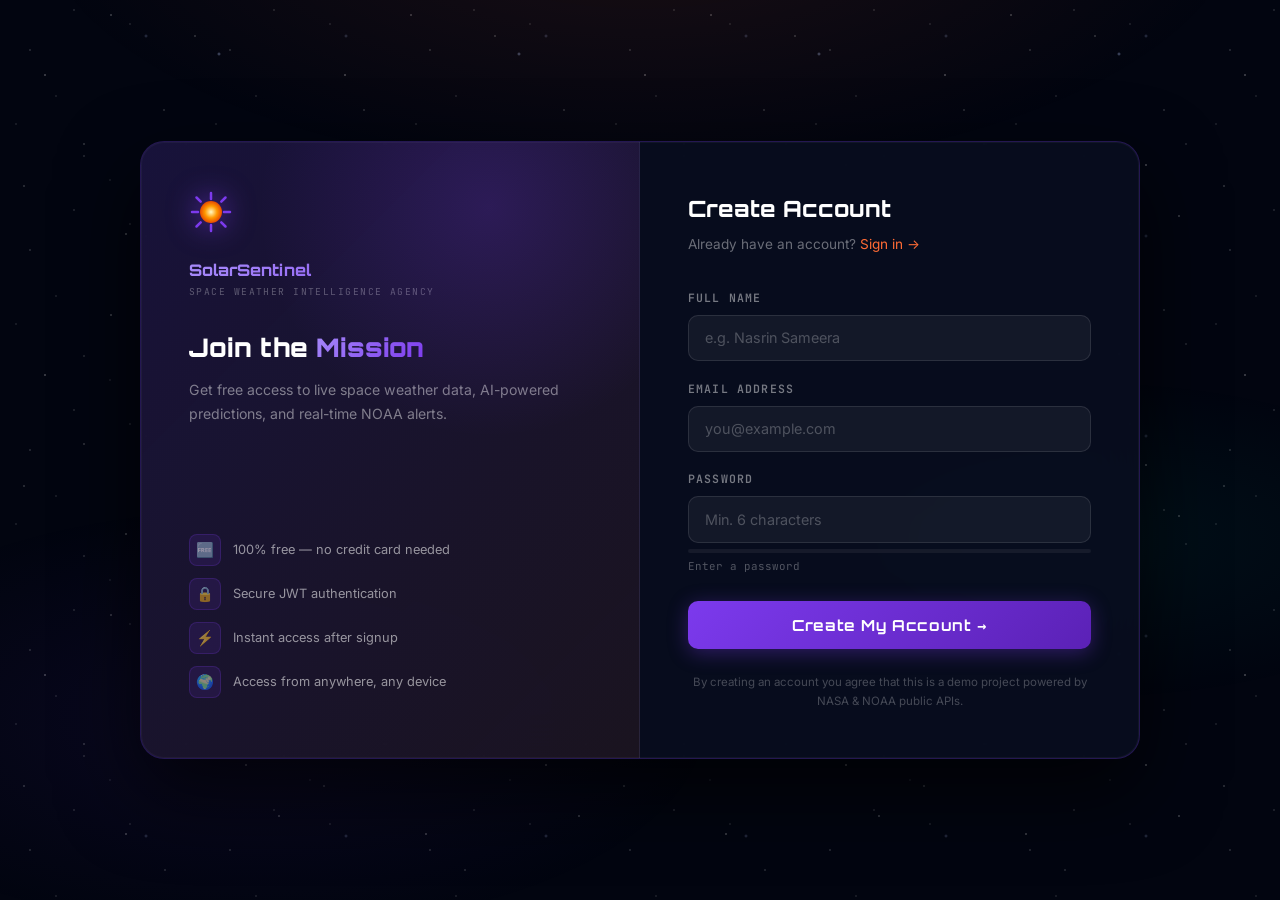
<file: register.html>
<!DOCTYPE html>
<html lang="en">
<head>
  <meta charset="UTF-8"/>
  <meta name="viewport" content="width=device-width,initial-scale=1"/>
  <title>Create Account — SolarSentinel</title>
  <meta name="description" content="Create your SolarSentinel account to access live space weather data and solar flare predictions."/>
  <link rel="stylesheet" href="/style.css"/>
  <style>
    .auth-page { min-height: 100vh; display: flex; align-items: center; justify-content: center; padding: 2rem; position: relative; z-index: 1; }
    .auth-wrap { display: grid; grid-template-columns: 1fr 1fr; width: 100%; max-width: 1000px; background: rgba(8,14,32,0.9); border: 1px solid rgba(124,58,237,0.25); border-radius: 24px; overflow: hidden; box-shadow: 0 32px 80px rgba(0,0,0,0.7), 0 0 0 1px rgba(255,255,255,0.04) inset; backdrop-filter: blur(24px); }
    @media(max-width:768px){.auth-wrap{grid-template-columns:1fr}.auth-panel{display:none}}
    .auth-panel { background: linear-gradient(135deg, rgba(124,58,237,0.14), rgba(255,107,53,0.08)); border-right: 1px solid rgba(255,255,255,0.07); padding: 3rem; display: flex; flex-direction: column; justify-content: space-between; position: relative; overflow: hidden; }
    .auth-panel-glow { position: absolute; top: -30%; right: -20%; width: 500px; height: 500px; background: radial-gradient(circle, rgba(124,58,237,0.2) 0%, transparent 65%); animation: authGlow 7s ease-in-out infinite alternate; }
    @keyframes authGlow { from{transform:scale(1);opacity:.6} to{transform:scale(1.3);opacity:1} }
    .auth-form-side { padding: 3rem; display: flex; flex-direction: column; justify-content: center; }
    .auth-form-title { font-family: var(--font-h); font-size: 1.4rem; font-weight: 800; color: white; margin-bottom: .4rem; }
    .auth-form-sub { font-size: .85rem; color: rgba(255,255,255,.4); margin-bottom: 2rem; }
    .auth-form-sub a { color: var(--orange); transition: opacity .2s; }
    .auth-form-sub a:hover { opacity: .8; }
    .form-group { margin-bottom: 1.1rem; }
    .form-label { display: block; font-size: .72rem; font-weight: 600; color: rgba(255,255,255,.45); letter-spacing: .1em; text-transform: uppercase; margin-bottom: .5rem; font-family: var(--font-m); }
    .form-input { width: 100%; background: rgba(255,255,255,.05); border: 1px solid rgba(255,255,255,.1); border-radius: 10px; padding: .85rem 1rem; color: white; font-size: .9rem; font-family: var(--font-b); outline: none; transition: border-color .25s, box-shadow .25s, background .25s; }
    .form-input::placeholder { color: rgba(255,255,255,.25); }
    .form-input:focus { border-color: rgba(124,58,237,.5); background: rgba(124,58,237,.04); box-shadow: 0 0 0 3px rgba(124,58,237,.12); }
    .form-input.error { border-color: rgba(239,68,68,.5); box-shadow: 0 0 0 3px rgba(239,68,68,.1); }
    .auth-btn { width: 100%; background: linear-gradient(135deg, var(--purple), #5b21b6); color: white; font-weight: 700; font-size: .95rem; letter-spacing: .04em; padding: .9rem; border: none; border-radius: 10px; cursor: pointer; font-family: var(--font-h); transition: transform .2s, box-shadow .2s; box-shadow: 0 4px 20px rgba(124,58,237,.35); margin-top: .5rem; }
    .auth-btn:hover { transform: translateY(-2px); box-shadow: 0 8px 30px rgba(124,58,237,.5); }
    .auth-btn:active { transform: translateY(0); }
    .auth-btn:disabled { opacity: .6; cursor: not-allowed; transform: none; }
    .error-msg { background: rgba(239,68,68,.08); border: 1px solid rgba(239,68,68,.25); border-radius: 8px; padding: .75rem 1rem; color: #f87171; font-size: .82rem; margin-bottom: 1rem; display: none; }
    .error-msg.show { display: block; animation: fadeUp .3s ease; }
    .success-msg { background: rgba(0,212,170,.08); border: 1px solid rgba(0,212,170,.25); border-radius: 8px; padding: .75rem 1rem; color: var(--green); font-size: .82rem; margin-bottom: 1rem; display: none; }
    .success-msg.show { display: block; animation: fadeUp .3s ease; }
    .pw-strength { height: 4px; border-radius: 2px; background: rgba(255,255,255,.06); margin-top: .4rem; overflow: hidden; }
    .pw-strength-fill { height: 100%; border-radius: 2px; transition: width .3s, background .3s; width: 0%; }
    .pw-hint { font-size: .68rem; color: rgba(255,255,255,.3); margin-top: .3rem; font-family: var(--font-m); }
    .auth-stat-row { display: flex; align-items: center; gap: .75rem; font-size: .8rem; color: rgba(255,255,255,.55); margin-bottom: .75rem; }
    .auth-stat-icon { width: 32px; height: 32px; border-radius: 8px; background: rgba(124,58,237,.12); border: 1px solid rgba(124,58,237,.2); display: flex; align-items: center; justify-content: center; font-size: .9rem; flex-shrink: 0; }
  </style>
</head>
<body>
<div class="space-bg"><div class="stars"></div><div class="stars stars2"></div><div class="nebula"></div></div>

<div class="auth-page">
  <div class="auth-wrap">

    <!-- LEFT PANEL -->
    <div class="auth-panel">
      <div class="auth-panel-glow"></div>
      <div>
        <svg width="44" height="44" viewBox="0 0 44 44" fill="none" style="filter:drop-shadow(0 0 14px rgba(124,58,237,.7));margin-bottom:1rem;">
          <circle cx="22" cy="22" r="11" fill="url(#sg-reg)"/>
          <path d="M22 3v6M22 35v6M3 22h6M35 22h6M7.5 7.5l4.2 4.2M32.3 32.3l4.2 4.2M7.5 36.5l4.2-4.2M32.3 11.7l4.2-4.2" stroke="#7c3aed" stroke-width="2.5" stroke-linecap="round"/>
          <defs><radialGradient id="sg-reg" cx="50%" cy="50%" r="50%"><stop offset="0%" stop-color="#fff9c4"/><stop offset="55%" stop-color="#ff9800"/><stop offset="100%" stop-color="#e64a00"/></radialGradient></defs>
        </svg>
        <div style="font-family:var(--font-h);font-size:1rem;font-weight:800;background:linear-gradient(135deg,#a78bfa,#7c3aed);-webkit-background-clip:text;-webkit-text-fill-color:transparent;background-clip:text;">SolarSentinel</div>
        <div style="font-size:.6rem;color:rgba(255,255,255,.3);letter-spacing:.15em;text-transform:uppercase;font-family:var(--font-m);margin-bottom:2rem;">Space Weather Intelligence Agency</div>
        <div style="font-family:var(--font-h);font-size:1.6rem;font-weight:900;color:white;line-height:1.2;margin-bottom:1rem;">Join the <span style="background:linear-gradient(135deg,#a78bfa,#7c3aed);-webkit-background-clip:text;-webkit-text-fill-color:transparent;background-clip:text;">Mission</span></div>
        <div style="font-size:.88rem;color:rgba(255,255,255,.45);line-height:1.7;margin-bottom:2rem;">Get free access to live space weather data, AI-powered predictions, and real-time NOAA alerts.</div>
      </div>
      <div>
        <div class="auth-stat-row"><div class="auth-stat-icon">🆓</div>100% free — no credit card needed</div>
        <div class="auth-stat-row"><div class="auth-stat-icon">🔒</div>Secure JWT authentication</div>
        <div class="auth-stat-row"><div class="auth-stat-icon">⚡</div>Instant access after signup</div>
        <div class="auth-stat-row"><div class="auth-stat-icon">🌍</div>Access from anywhere, any device</div>
      </div>
    </div>

    <!-- RIGHT FORM -->
    <div class="auth-form-side">
      <div class="auth-form-title">Create Account</div>
      <div class="auth-form-sub">Already have an account? <a href="/login.html">Sign in →</a></div>

      <div class="error-msg"   id="errorMsg"></div>
      <div class="success-msg" id="successMsg"></div>

      <form id="registerForm" novalidate>
        <div class="form-group">
          <label class="form-label" for="username">Full Name</label>
          <input class="form-input" type="text" id="username" placeholder="e.g. Nasrin Sameera" required autocomplete="name"/>
        </div>
        <div class="form-group">
          <label class="form-label" for="email">Email Address</label>
          <input class="form-input" type="email" id="email" placeholder="you@example.com" required autocomplete="email"/>
        </div>
        <div class="form-group">
          <label class="form-label" for="password">Password</label>
          <input class="form-input" type="password" id="password" placeholder="Min. 6 characters" required autocomplete="new-password"/>
          <div class="pw-strength"><div class="pw-strength-fill" id="pwBar"></div></div>
          <div class="pw-hint" id="pwHint">Enter a password</div>
        </div>
        <button class="auth-btn" type="submit" id="registerBtn">
          Create My Account →
        </button>
      </form>

      <div style="margin-top:1.5rem;font-size:.72rem;color:rgba(255,255,255,.25);text-align:center;line-height:1.6;">
        By creating an account you agree that this is a demo project powered by NASA & NOAA public APIs.
      </div>
    </div>
  </div>
</div>

<script>
const API = "https://solar-flare-api-1mvi.onrender.com";

// If already logged in, skip
if (localStorage.getItem("ss_token")) { window.location.href = "/index.html"; }

// Password strength meter
document.getElementById("password").addEventListener("input", function() {
  const pw = this.value, bar = document.getElementById("pwBar"), hint = document.getElementById("pwHint");
  let score = 0, msg = "", color = "";
  if (pw.length >= 6) score++;
  if (pw.length >= 10) score++;
  if (/[A-Z]/.test(pw)) score++;
  if (/[0-9]/.test(pw)) score++;
  if (/[^A-Za-z0-9]/.test(pw)) score++;
  const levels = [
    {w:"0%",   c:"transparent", m:"Enter a password"},
    {w:"20%",  c:"#ef4444",     m:"Very weak"},
    {w:"40%",  c:"#ff9800",     m:"Weak"},
    {w:"60%",  c:"#ffd166",     m:"Fair"},
    {w:"80%",  c:"#06b6d4",     m:"Good"},
    {w:"100%", c:"#00d4aa",     m:"Strong ✓"},
  ];
  const l = levels[score] || levels[0];
  bar.style.width = l.w; bar.style.background = l.c;
  hint.textContent = l.m; hint.style.color = l.c;
});

document.getElementById("registerForm").addEventListener("submit", async (e) => {
  e.preventDefault();
  const btn = document.getElementById("registerBtn");
  const err = document.getElementById("errorMsg");
  const suc = document.getElementById("successMsg");
  err.classList.remove("show"); suc.classList.remove("show");

  const username = document.getElementById("username").value.trim();
  const email    = document.getElementById("email").value.trim();
  const password = document.getElementById("password").value;

  if (!username || username.length < 2) {
    err.textContent = "⚠️ Please enter your full name (at least 2 characters)";
    err.classList.add("show"); return;
  }
  if (!email.includes("@")) {
    err.textContent = "⚠️ Please enter a valid email address";
    err.classList.add("show"); return;
  }
  if (password.length < 6) {
    err.textContent = "⚠️ Password must be at least 6 characters";
    err.classList.add("show"); return;
  }

  btn.disabled = true; btn.textContent = "Creating account...";

  try {
    const res = await fetch(`${API}/api/auth/register`, {
      method: "POST",
      headers: { "Content-Type": "application/json" },
      body: JSON.stringify({ email, username, password })
    });
    const data = await res.json();
    if (!res.ok) { throw new Error(data.detail || "Registration failed"); }

    localStorage.setItem("ss_token", data.access_token);
    localStorage.setItem("ss_user", JSON.stringify(data.user));
    suc.textContent = `✅ Account created! Welcome, ${data.user.username}! Redirecting...`;
    suc.classList.add("show");
    setTimeout(() => { window.location.href = "/index.html"; }, 1200);

  } catch (ex) {
    err.textContent = "⚠️ " + ex.message;
    err.classList.add("show");
    btn.disabled = false; btn.textContent = "Create My Account →";
  }
});
</script>
</body>
</html>
</file>
<file: style.css>
/* =====================================================
   SOLAR SENTINEL — OFFICIAL SPACE WEATHER AGENCY
   Global Stylesheet
   ===================================================== */

@import url('https://fonts.googleapis.com/css2?family=Orbitron:wght@400;500;600;700;800;900&family=Inter:wght@300;400;500;600;700&family=JetBrains+Mono:wght@400;500&display=swap');

:root {
  --black:   #000008;
  --void:    #020510;
  --deep:    #050816;
  --panel:   rgba(8,14,32,0.85);
  --card:    rgba(10,18,40,0.7);
  --card-h:  rgba(14,24,52,0.9);

  --orange:  #ff6b35;
  --yellow:  #ffd166;
  --purple:  #7c3aed;
  --green:   #00d4aa;
  --blue:    #3b82f6;
  --red:     #ef4444;
  --cyan:    #06b6d4;

  --border:  rgba(255,255,255,0.08);
  --border-o:rgba(255,107,53,0.3);

  --font-h: 'Orbitron', monospace;
  --font-b: 'Inter', sans-serif;
  --font-m: 'JetBrains Mono', monospace;

  --glow-o: 0 0 40px rgba(255,107,53,0.35);
  --glow-p: 0 0 40px rgba(124,58,237,0.35);
  --glow-g: 0 0 40px rgba(0,212,170,0.35);
  --shadow: 0 8px 32px rgba(0,0,0,0.6), 0 1px 0 rgba(255,255,255,0.04) inset;
}

*, *::before, *::after { box-sizing: border-box; margin: 0; padding: 0; }
html { scroll-behavior: smooth; font-size: 16px; }

body {
  font-family: var(--font-b);
  background: var(--void);
  color: #e2e8f0;
  min-height: 100vh;
  overflow-x: hidden;
  line-height: 1.65;
}

img { max-width: 100%; display: block; }
a  { text-decoration: none; color: inherit; }

::-webkit-scrollbar { width: 6px; }
::-webkit-scrollbar-track { background: var(--black); }
::-webkit-scrollbar-thumb { background: var(--purple); border-radius: 3px; }

/* ─── SPACE BACKGROUND ─── */
.space-bg {
  position: fixed; inset: 0; z-index: 0; pointer-events: none; overflow: hidden;
}
.stars {
  position: absolute; inset: 0;
  background-image:
    radial-gradient(1px 1px at 15% 25%, rgba(255,255,255,.7) 0%, transparent 100%),
    radial-gradient(1px 1px at 65% 12%, rgba(255,255,255,.5) 0%, transparent 100%),
    radial-gradient(1.5px 1.5px at 82% 55%, rgba(255,255,255,.4) 0%, transparent 100%),
    radial-gradient(1px 1px at 42% 78%, rgba(255,255,255,.65) 0%, transparent 100%),
    radial-gradient(1px 1px at 8%  62%, rgba(255,255,255,.5) 0%, transparent 100%),
    radial-gradient(1px 1px at 93% 72%, rgba(255,255,255,.6) 0%, transparent 100%),
    radial-gradient(2px 2px at 73% 18%, rgba(180,200,255,.45) 0%, transparent 100%),
    radial-gradient(1px 1px at 28% 48%, rgba(255,255,255,.5) 0%, transparent 100%),
    radial-gradient(1px 1px at 55% 90%, rgba(255,255,255,.4) 0%, transparent 100%),
    radial-gradient(1px 1px at 37% 5%,  rgba(255,255,255,.6) 0%, transparent 100%);
  background-size: 300px 300px;
  animation: starDrift 90s linear infinite;
}
.stars2 { background-size: 200px 200px; animation: starDrift 60s linear infinite reverse; opacity: .6; }
.stars3 { background-size: 150px 150px; animation: starDrift 40s linear infinite; opacity: .4; }
@keyframes starDrift { from { background-position:0 0; } to { background-position:300px 300px; } }

.nebula {
  position: absolute; inset: 0;
  background:
    radial-gradient(ellipse 80% 50% at 50% -10%, rgba(255,107,53,.10) 0%, transparent 60%),
    radial-gradient(ellipse 60% 40% at 20% 80%,  rgba(124,58,237,.08) 0%, transparent 60%),
    radial-gradient(ellipse 50% 30% at 85% 60%,  rgba(0,212,170,.06) 0%, transparent 60%);
  animation: nebulaPulse 12s ease-in-out infinite alternate;
}
@keyframes nebulaPulse { from { opacity:.7; } to { opacity:1; } }

/* ─── HEADER / NAV ─── */
.site-header {
  position: sticky; top: 0; z-index: 200;
  background: rgba(2,5,16,.92);
  backdrop-filter: blur(24px);
  border-bottom: 1px solid rgba(255,107,53,.15);
}
.header-top {
  background: rgba(255,107,53,.08);
  border-bottom: 1px solid rgba(255,107,53,.12);
  padding: .35rem 2rem;
  display: flex; align-items: center; justify-content: space-between;
  font-size: .72rem; font-family: var(--font-m);
  color: rgba(255,255,255,.5);
}
.header-top-alert { color: var(--orange); font-weight: 600; letter-spacing: .05em; display: flex; align-items: center; gap: .5rem; }
.header-top-dot { width: 6px; height: 6px; background: var(--orange); border-radius: 50%; animation: blink 1.2s ease-in-out infinite; }
@keyframes blink { 0%,100%{opacity:1} 50%{opacity:.15} }

.header-main {
  max-width: 1440px; margin: 0 auto;
  display: flex; align-items: center; justify-content: space-between;
  padding: 0 2rem; height: 72px;
}
.logo-wrap { display: flex; align-items: center; gap: 14px; }
.logo-emblem {
  width: 44px; height: 44px; position: relative;
  filter: drop-shadow(0 0 14px rgba(255,107,53,.7));
}
.logo-text-block { display: flex; flex-direction: column; }
.logo-title {
  font-family: var(--font-h); font-size: 1.1rem; font-weight: 800;
  background: linear-gradient(135deg, #ff8c55, #ffd166);
  -webkit-background-clip: text; -webkit-text-fill-color: transparent; background-clip: text;
  letter-spacing: .05em;
}
.logo-agency { font-size: .6rem; color: rgba(255,255,255,.35); letter-spacing: .15em; text-transform: uppercase; font-family: var(--font-m); }

.main-nav { display: flex; align-items: center; gap: .25rem; }
.nav-item {
  display: flex; align-items: center; gap: .4rem;
  padding: .5rem 1.1rem; border-radius: 8px;
  font-size: .82rem; font-weight: 500;
  color: rgba(255,255,255,.55);
  transition: all .25s ease; white-space: nowrap;
}
.nav-item:hover { color: white; background: rgba(255,255,255,.07); }
.nav-item.active { color: var(--orange); background: rgba(255,107,53,.12); border: 1px solid rgba(255,107,53,.2); }
.nav-item .nav-icon { font-size: .9rem; }

.header-actions { display: flex; align-items: center; gap: 1rem; }
.live-badge {
  display: flex; align-items: center; gap: 6px;
  background: rgba(0,212,170,.1); border: 1px solid rgba(0,212,170,.25);
  padding: .3rem .75rem; border-radius: 999px;
  font-size: .72rem; font-weight: 700; color: var(--green); letter-spacing: .08em;
}
.live-dot { width: 7px; height: 7px; background: var(--green); border-radius: 50%; box-shadow: 0 0 8px var(--green); animation: blink 1.2s ease-in-out infinite; }
.utc-time { font-family: var(--font-m); font-size: .78rem; color: rgba(255,255,255,.4); }

/* ─── PAGE WRAPPER ─── */
.page-wrap { position: relative; z-index: 1; min-height: calc(100vh - 120px); }
.container { max-width: 1440px; margin: 0 auto; padding: 0 2rem; }

/* ─── PAGE HERO ─── */
.page-hero {
  padding: 4rem 2rem 3rem;
  text-align: center; position: relative;
  border-bottom: 1px solid var(--border);
  background: linear-gradient(180deg, rgba(255,107,53,.04) 0%, transparent 100%);
}
.page-hero-tag {
  display: inline-flex; align-items: center; gap: .5rem;
  background: rgba(255,107,53,.1); border: 1px solid rgba(255,107,53,.25);
  color: var(--orange); font-size: .72rem; font-weight: 700;
  letter-spacing: .12em; text-transform: uppercase;
  padding: .35rem .9rem; border-radius: 999px; margin-bottom: 1.25rem;
  font-family: var(--font-m);
}
.page-hero h1 {
  font-family: var(--font-h); font-size: clamp(2rem, 5vw, 3.5rem);
  font-weight: 900; color: white; line-height: 1.15; margin-bottom: 1rem;
  text-shadow: 0 0 60px rgba(255,107,53,.3);
}
.page-hero h1 span { background: linear-gradient(135deg, var(--orange), var(--yellow)); -webkit-background-clip: text; -webkit-text-fill-color: transparent; background-clip: text; }
.page-hero p { font-size: 1.1rem; color: rgba(255,255,255,.55); max-width: 680px; margin: 0 auto; line-height: 1.75; }

/* ─── GLASS CARDS ─── */
.card {
  background: var(--card); border: 1px solid var(--border);
  border-radius: 16px; padding: 1.75rem;
  backdrop-filter: blur(16px); box-shadow: var(--shadow);
  transition: transform .3s ease, border-color .3s ease, box-shadow .3s ease;
  position: relative; overflow: hidden;
}
.card::before {
  content: ''; position: absolute; inset: 0; border-radius: 16px;
  background: linear-gradient(135deg, rgba(255,255,255,.03) 0%, transparent 60%);
  pointer-events: none;
}
.card:hover { transform: translateY(-3px); border-color: rgba(255,107,53,.2); box-shadow: var(--shadow), var(--glow-o); }
.card-title { font-family: var(--font-h); font-size: .85rem; font-weight: 700; color: rgba(255,255,255,.6); letter-spacing: .1em; text-transform: uppercase; margin-bottom: 1rem; display: flex; align-items: center; gap: .5rem; }
.card-title::before { content:''; width:3px; height:14px; background: var(--orange); border-radius:2px; display:inline-block; }

/* ─── METRIC CARDS ─── */
.metrics-grid { display: grid; grid-template-columns: repeat(auto-fit, minmax(220px, 1fr)); gap: 1.25rem; }
.metric-card {
  background: var(--card); border: 1px solid var(--border);
  border-radius: 16px; padding: 1.5rem; backdrop-filter: blur(16px);
  box-shadow: var(--shadow); position: relative; overflow: hidden;
  display: flex; flex-direction: column; gap: .5rem;
  transition: transform .3s ease, border-color .3s ease;
}
.metric-card:hover { transform: translateY(-2px); }
.metric-card-label { font-size: .7rem; font-weight: 600; color: rgba(255,255,255,.4); letter-spacing: .12em; text-transform: uppercase; font-family: var(--font-m); }
.metric-card-value { font-family: var(--font-h); font-size: 2.2rem; font-weight: 800; color: white; line-height: 1; }
.metric-card-sub { font-size: .75rem; color: rgba(255,255,255,.4); }
.metric-card-badge { position: absolute; top: 1rem; right: 1rem; font-size: .62rem; font-weight: 700; padding: 3px 9px; border-radius: 999px; text-transform: uppercase; letter-spacing: .08em; font-family: var(--font-m); }
.metric-card-icon { position: absolute; bottom: -8px; right: -4px; font-size: 3.5rem; opacity: .08; }
.mc-orange { border-color: rgba(255,107,53,.2); background: linear-gradient(135deg, rgba(255,107,53,.06), var(--card)); }
.mc-green  { border-color: rgba(0,212,170,.2);  background: linear-gradient(135deg, rgba(0,212,170,.06),  var(--card)); }
.mc-purple { border-color: rgba(124,58,237,.2); background: linear-gradient(135deg, rgba(124,58,237,.06), var(--card)); }
.mc-cyan   { border-color: rgba(6,182,212,.2);  background: linear-gradient(135deg, rgba(6,182,212,.06),  var(--card)); }

/* ─── CHART CARD ─── */
.chart-card { background: var(--card); border: 1px solid var(--border); border-radius: 16px; padding: 1.75rem; backdrop-filter: blur(16px); box-shadow: var(--shadow); }
.chart-header { display: flex; align-items: center; justify-content: space-between; margin-bottom: 1.25rem; flex-wrap: wrap; gap: .75rem; }
.chart-title { font-family: var(--font-h); font-size: .82rem; font-weight: 700; color: rgba(255,255,255,.7); letter-spacing: .08em; }
.chart-canvas-wrap { height: 260px; }
.chart-legend { display: flex; gap: 1rem; }
.cleg { display: flex; align-items: center; gap: 5px; font-size: .72rem; color: rgba(255,255,255,.55); }
.cleg-dot { width: 8px; height: 8px; border-radius: 50%; }

/* ─── EVENTS TABLE ─── */
.event-list { display: flex; flex-direction: column; }
.event-row {
  display: flex; align-items: flex-start; gap: 1rem;
  padding: .9rem 1.25rem; border-bottom: 1px solid rgba(255,255,255,.04);
  transition: background .2s ease; animation: slideIn .4s ease;
}
.event-row:last-child { border-bottom: none; }
.event-row:hover { background: rgba(255,255,255,.02); }
@keyframes slideIn { from{opacity:0;transform:translateX(-8px)} to{opacity:1;transform:translateX(0)} }
.event-class-badge { font-family:var(--font-h); font-size:.8rem; font-weight:700; padding:4px 10px; border-radius:8px; min-width:56px; text-align:center; flex-shrink:0; }
.cls-x { background:rgba(239,68,68,.15); color:#f87171; border:1px solid rgba(239,68,68,.3); }
.cls-m { background:rgba(255,152,0,.15); color:#fbbf24; border:1px solid rgba(255,152,0,.3); }
.cls-c { background:rgba(0,212,170,.12); color:var(--green); border:1px solid rgba(0,212,170,.25); }
.cls-b { background:rgba(59,130,246,.12); color:#60a5fa; border:1px solid rgba(59,130,246,.25); }
.cls-q { background:rgba(255,255,255,.06); color:rgba(255,255,255,.4); border:1px solid rgba(255,255,255,.1); }
.event-time { font-size:.7rem; color:rgba(255,255,255,.4); font-family:var(--font-m); margin-bottom:3px; }
.event-loc  { font-size:.8rem; color:rgba(255,255,255,.7); font-weight:500; }
.event-note { font-size:.72rem; color:rgba(255,255,255,.35); margin-top:2px; }

/* ─── SECTION LAYOUT ─── */
.section { padding: 3rem 0; }
.section-title-line { display: flex; align-items: center; gap: 1rem; margin-bottom: 2rem; }
.section-title-line h2 { font-family:var(--font-h); font-size:1.2rem; font-weight:800; color:white; letter-spacing:.06em; white-space:nowrap; }
.section-title-line::after { content:''; flex:1; height:1px; background:linear-gradient(90deg, rgba(255,107,53,.3), transparent); }

/* ─── PREDICTION PANEL ─── */
.pred-card {
  background: linear-gradient(135deg, rgba(124,58,237,.12), rgba(10,18,40,.9));
  border: 1px solid rgba(124,58,237,.3);
  border-radius: 20px; padding: 2.5rem;
  box-shadow: var(--shadow), var(--glow-p);
  position: relative; overflow: hidden;
  backdrop-filter: blur(16px);
}
.pred-shimmer {
  position: absolute; top:-60%; right:-30%;
  width: 500px; height: 500px;
  background: radial-gradient(circle, rgba(124,58,237,.18) 0%, transparent 70%);
  animation: spin 15s linear infinite; pointer-events: none;
}
@keyframes spin { from{transform:rotate(0deg)} to{transform:rotate(360deg)} }
.pred-class-big {
  font-family: var(--font-h); font-size: 3.5rem; font-weight: 900;
  padding: .75rem 2.5rem; border-radius: 16px; display: inline-block;
  margin-bottom: .75rem; transition: all .4s ease;
}
.pred-label { font-size: .72rem; color: rgba(255,255,255,.4); letter-spacing: .15em; text-transform: uppercase; font-family: var(--font-m); }
.pred-conf  { font-size: 1.1rem; color: rgba(255,255,255,.7); margin-top: .4rem; font-weight: 600; }

.prob-row { display: grid; grid-template-columns: 75px 1fr 50px; align-items: center; gap: .75rem; margin-bottom: .85rem; }
.prob-name { font-size: .8rem; color: rgba(255,255,255,.6); font-weight: 500; }
.prob-bar-bg { height: 8px; background: rgba(255,255,255,.07); border-radius: 99px; overflow: hidden; }
.prob-bar-fill { height: 100%; border-radius: 99px; transition: width 1.2s cubic-bezier(.34,1.56,.64,1); }
.pf-quiet  { background: linear-gradient(90deg, var(--green), #00f5c4); }
.pf-c      { background: linear-gradient(90deg, var(--cyan), #67e8f9); }
.pf-m      { background: linear-gradient(90deg, var(--orange), #fbbf24); }
.pf-x      { background: linear-gradient(90deg, var(--red), #ff8080); }
.prob-pct  { font-size: .78rem; color: rgba(255,255,255,.55); font-family: var(--font-m); text-align: right; }

/* ─── FEATURE BAR ─── */
.feat-row { margin-bottom: .6rem; }
.feat-name { font-size: .72rem; color: rgba(255,255,255,.45); margin-bottom: 3px; text-transform: capitalize; }
.feat-bar-bg { height: 5px; background: rgba(255,255,255,.06); border-radius: 99px; overflow: hidden; }
.feat-bar-fill { height: 100%; background: linear-gradient(90deg, var(--purple), var(--blue)); border-radius: 99px; transition: width 1.4s ease; }

/* ─── ALERTS ─── */
.alert-row {
  padding: 1rem 1.25rem; border-radius: 12px; margin-bottom: .75rem;
  animation: slideIn .4s ease;
  border-left: 3px solid;
}
.alert-row.alert-warn  { background: rgba(255,107,53,.07); border-color: var(--orange); }
.alert-row.alert-watch { background: rgba(239,68,68,.07);  border-color: var(--red); }
.alert-row.alert-info  { background: rgba(6,182,212,.06);  border-color: var(--cyan); }
.alert-row-time { font-size: .7rem; color: rgba(255,255,255,.4); font-family: var(--font-m); margin-bottom: 4px; }
.alert-row-msg  { font-size: .82rem; color: rgba(255,255,255,.8); line-height: 1.5; }

/* ─── KP GAUGE ─── */
.gauge-wrap { position: relative; display: inline-flex; align-items: center; justify-content: center; }
.gauge-center { position: absolute; bottom: 10%; left: 50%; transform: translateX(-50%); text-align: center; }
.gauge-val { font-family: var(--font-h); font-size: 2rem; font-weight: 800; color: white; line-height: 1; }
.gauge-lbl { font-size: .65rem; color: rgba(255,255,255,.35); letter-spacing: .12em; text-transform: uppercase; font-family: var(--font-m); margin-top: 3px; }

/* ─── HOMEPAGE HERO ─── */
.home-hero {
  min-height: 92vh; display: flex; flex-direction: column; align-items: center; justify-content: center;
  text-align: center; padding: 2rem; position: relative;
}
.hero-tag {
  display: inline-flex; align-items: center; gap: .5rem;
  background: rgba(0,212,170,.08); border: 1px solid rgba(0,212,170,.2);
  color: var(--green); font-size: .72rem; font-weight: 700;
  letter-spacing: .14em; text-transform: uppercase;
  padding: .4rem 1rem; border-radius: 999px; margin-bottom: 2rem;
  font-family: var(--font-m);
  animation: fadeUp .8s ease both;
}
.hero-title {
  font-family: var(--font-h);
  font-size: clamp(2.5rem, 8vw, 6rem);
  font-weight: 900; color: white; line-height: 1.05;
  margin-bottom: 1.5rem;
  text-shadow: 0 0 80px rgba(255,107,53,.4);
  animation: fadeUp .8s .15s ease both;
}
.hero-title .accent { background: linear-gradient(135deg, #ff6b35, #ffd166); -webkit-background-clip: text; -webkit-text-fill-color: transparent; background-clip: text; }
.hero-subtitle {
  font-size: clamp(1rem, 2.5vw, 1.25rem); color: rgba(255,255,255,.5);
  max-width: 680px; margin: 0 auto 3rem; line-height: 1.8;
  animation: fadeUp .8s .3s ease both;
}
.hero-cta { display: flex; gap: 1rem; flex-wrap: wrap; justify-content: center; animation: fadeUp .8s .45s ease both; }
.btn-primary {
  display: inline-flex; align-items: center; gap: .6rem;
  background: linear-gradient(135deg, var(--orange), #ff4500);
  color: white; font-weight: 700; font-size: .9rem;
  padding: .85rem 2rem; border-radius: 10px;
  box-shadow: var(--glow-o); transition: transform .2s ease, box-shadow .2s ease;
  font-family: var(--font-h); letter-spacing: .05em;
}
.btn-primary:hover { transform: translateY(-2px); box-shadow: 0 0 60px rgba(255,107,53,.55); }
.btn-secondary {
  display: inline-flex; align-items: center; gap: .6rem;
  background: rgba(255,255,255,.07); border: 1px solid rgba(255,255,255,.15);
  color: rgba(255,255,255,.8); font-weight: 600; font-size: .9rem;
  padding: .85rem 2rem; border-radius: 10px;
  transition: all .2s ease;
}
.btn-secondary:hover { background: rgba(255,255,255,.12); border-color: rgba(255,255,255,.25); color: white; transform: translateY(-2px); }

.hero-stats {
  display: flex; gap: 3rem; flex-wrap: wrap; justify-content: center;
  margin-top: 5rem; padding-top: 3rem;
  border-top: 1px solid var(--border);
  animation: fadeUp .8s .6s ease both;
}
.hero-stat { text-align: center; }
.hero-stat-val { font-family: var(--font-h); font-size: 2.2rem; font-weight: 800; background: linear-gradient(135deg, var(--orange), var(--yellow)); -webkit-background-clip: text; -webkit-text-fill-color: transparent; background-clip: text; }
.hero-stat-lbl { font-size: .72rem; color: rgba(255,255,255,.4); letter-spacing: .1em; text-transform: uppercase; font-family: var(--font-m); margin-top: .25rem; }

/* ─── FEATURE CARDS (Home) ─── */
.features-grid { display: grid; grid-template-columns: repeat(auto-fit, minmax(280px, 1fr)); gap: 1.5rem; }
.feat-card {
  background: var(--card); border: 1px solid var(--border);
  border-radius: 16px; padding: 2rem; backdrop-filter: blur(16px);
  box-shadow: var(--shadow); transition: all .3s ease;
  text-decoration: none; color: inherit; display: block;
}
.feat-card:hover { transform: translateY(-4px); border-color: rgba(255,107,53,.25); box-shadow: var(--shadow), var(--glow-o); }
.feat-card-icon { font-size: 2.5rem; margin-bottom: 1rem; }
.feat-card-title { font-family: var(--font-h); font-size: .95rem; font-weight: 700; color: white; margin-bottom: .5rem; letter-spacing: .05em; }
.feat-card-desc  { font-size: .85rem; color: rgba(255,255,255,.5); line-height: 1.6; }
.feat-card-link  { display: inline-flex; align-items: center; gap: .4rem; color: var(--orange); font-size: .8rem; font-weight: 600; margin-top: 1rem; transition: gap .2s ease; }
.feat-card:hover .feat-card-link { gap: .65rem; }

/* ─── STATUS TICKER ─── */
.status-ticker {
  background: rgba(255,107,53,.06); border-top: 1px solid rgba(255,107,53,.12);
  border-bottom: 1px solid rgba(255,107,53,.12);
  padding: .6rem 0; overflow: hidden;
}
.ticker-track { display: flex; gap: 4rem; animation: tickerScroll 30s linear infinite; white-space: nowrap; }
.ticker-item { display: flex; align-items: center; gap: .5rem; font-size: .75rem; font-family: var(--font-m); color: rgba(255,255,255,.55); }
.ticker-dot { width: 5px; height: 5px; border-radius: 50%; flex-shrink: 0; }
.td-orange { background: var(--orange); }
.td-green  { background: var(--green); }
.td-red    { background: var(--red); }
@keyframes tickerScroll { from{transform:translateX(0)} to{transform:translateX(-50%)} }

/* ─── GRID LAYOUTS ─── */
.grid-2 { display: grid; grid-template-columns: 1fr 1fr; gap: 1.5rem; }
.grid-3 { display: grid; grid-template-columns: 1fr 1fr 1fr; gap: 1.5rem; }
.grid-60-40 { display: grid; grid-template-columns: 1.5fr 1fr; gap: 1.5rem; }
@media(max-width:1024px) { .grid-2, .grid-3, .grid-60-40 { grid-template-columns: 1fr; } }
@media(max-width:768px)  { .hero-stats { gap: 1.5rem; } .main-nav { display: none; } }

/* ─── MISC ─── */
.loading-spin { display: flex; align-items: center; justify-content: center; gap: .75rem; padding: 2.5rem; color: rgba(255,255,255,.3); font-size: .85rem; }
.spin { width: 22px; height: 22px; border: 2px solid rgba(255,255,255,.1); border-top-color: var(--orange); border-radius: 50%; animation: spin .8s linear infinite; }
.empty-state { text-align: center; padding: 3rem; color: rgba(255,255,255,.3); font-size: .9rem; }
.tag { display: inline-flex; align-items: center; gap: .35rem; font-size: .68rem; font-weight: 700; padding: 3px 9px; border-radius: 999px; text-transform: uppercase; letter-spacing: .08em; font-family: var(--font-m); }
.tag-orange { background: rgba(255,107,53,.15); color: var(--orange); border: 1px solid rgba(255,107,53,.25); }
.tag-red    { background: rgba(239,68,68,.15);  color: #f87171; border: 1px solid rgba(239,68,68,.25); }
.tag-green  { background: rgba(0,212,170,.12);  color: var(--green); border: 1px solid rgba(0,212,170,.25); }
.tag-cyan   { background: rgba(6,182,212,.12);  color: var(--cyan); border: 1px solid rgba(6,182,212,.25); }
.tag-purple { background: rgba(124,58,237,.12); color: #a78bfa; border: 1px solid rgba(124,58,237,.25); }

.divider { height: 1px; background: linear-gradient(90deg, transparent, var(--border), transparent); margin: 2rem 0; }

@keyframes fadeUp { from{opacity:0;transform:translateY(20px)} to{opacity:1;transform:translateY(0)} }

/* ─── FOOTER ─── */
.site-footer {
  border-top: 1px solid var(--border);
  background: rgba(2,5,16,.95); padding: 2rem;
  position: relative; z-index: 1;
}
.footer-inner { max-width: 1440px; margin: 0 auto; display: flex; align-items: center; justify-content: space-between; flex-wrap: wrap; gap: 1rem; }
.footer-links { display: flex; gap: 1.5rem; }
.footer-links a { font-size: .8rem; color: rgba(255,255,255,.35); transition: color .2s; }
.footer-links a:hover { color: var(--orange); }
.footer-copy { font-size: .75rem; color: rgba(255,255,255,.25); font-family: var(--font-m); }
.footer-status { display: flex; align-items: center; gap: .5rem; font-size: .72rem; color: var(--green); font-family: var(--font-m); }

/* ─── TOAST ─── */
.toast-container { position: fixed; top: 110px; right: 1.5rem; z-index: 999; display: flex; flex-direction: column; gap: .5rem; pointer-events: none; }
.toast { background: rgba(8,14,32,.98); border: 1px solid var(--border); border-radius: 12px; padding: .9rem 1.25rem; font-size: .82rem; color: white; backdrop-filter: blur(16px); box-shadow: 0 8px 32px rgba(0,0,0,.6); animation: toastIn .4s cubic-bezier(.34,1.56,.64,1); max-width: 340px; }
.toast-warn { border-color: rgba(255,107,53,.35); }
.toast-ok   { border-color: rgba(0,212,170,.35); }
@keyframes toastIn  { from{transform:translateX(110px);opacity:0} to{transform:translateX(0);opacity:1} }
@keyframes toastOut { from{transform:translateX(0);opacity:1} to{transform:translateX(110px);opacity:0} }
</file>
